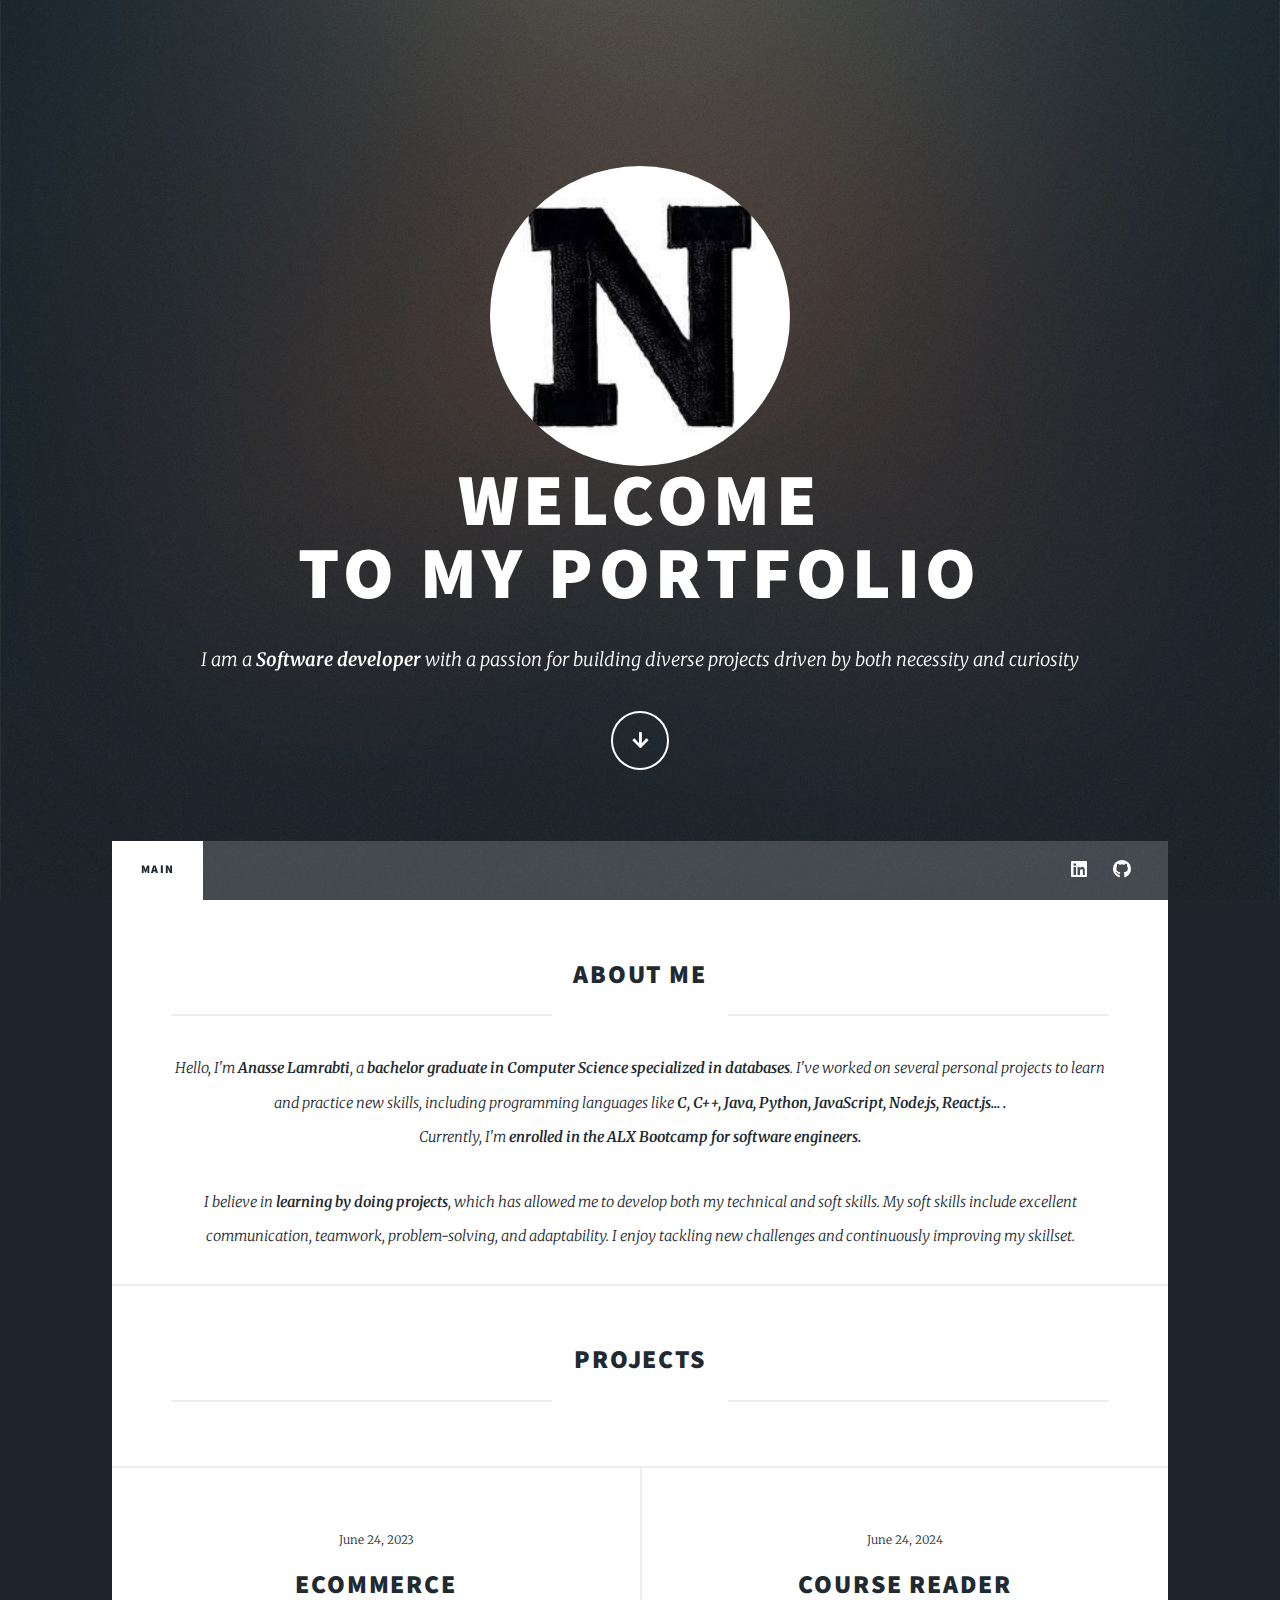
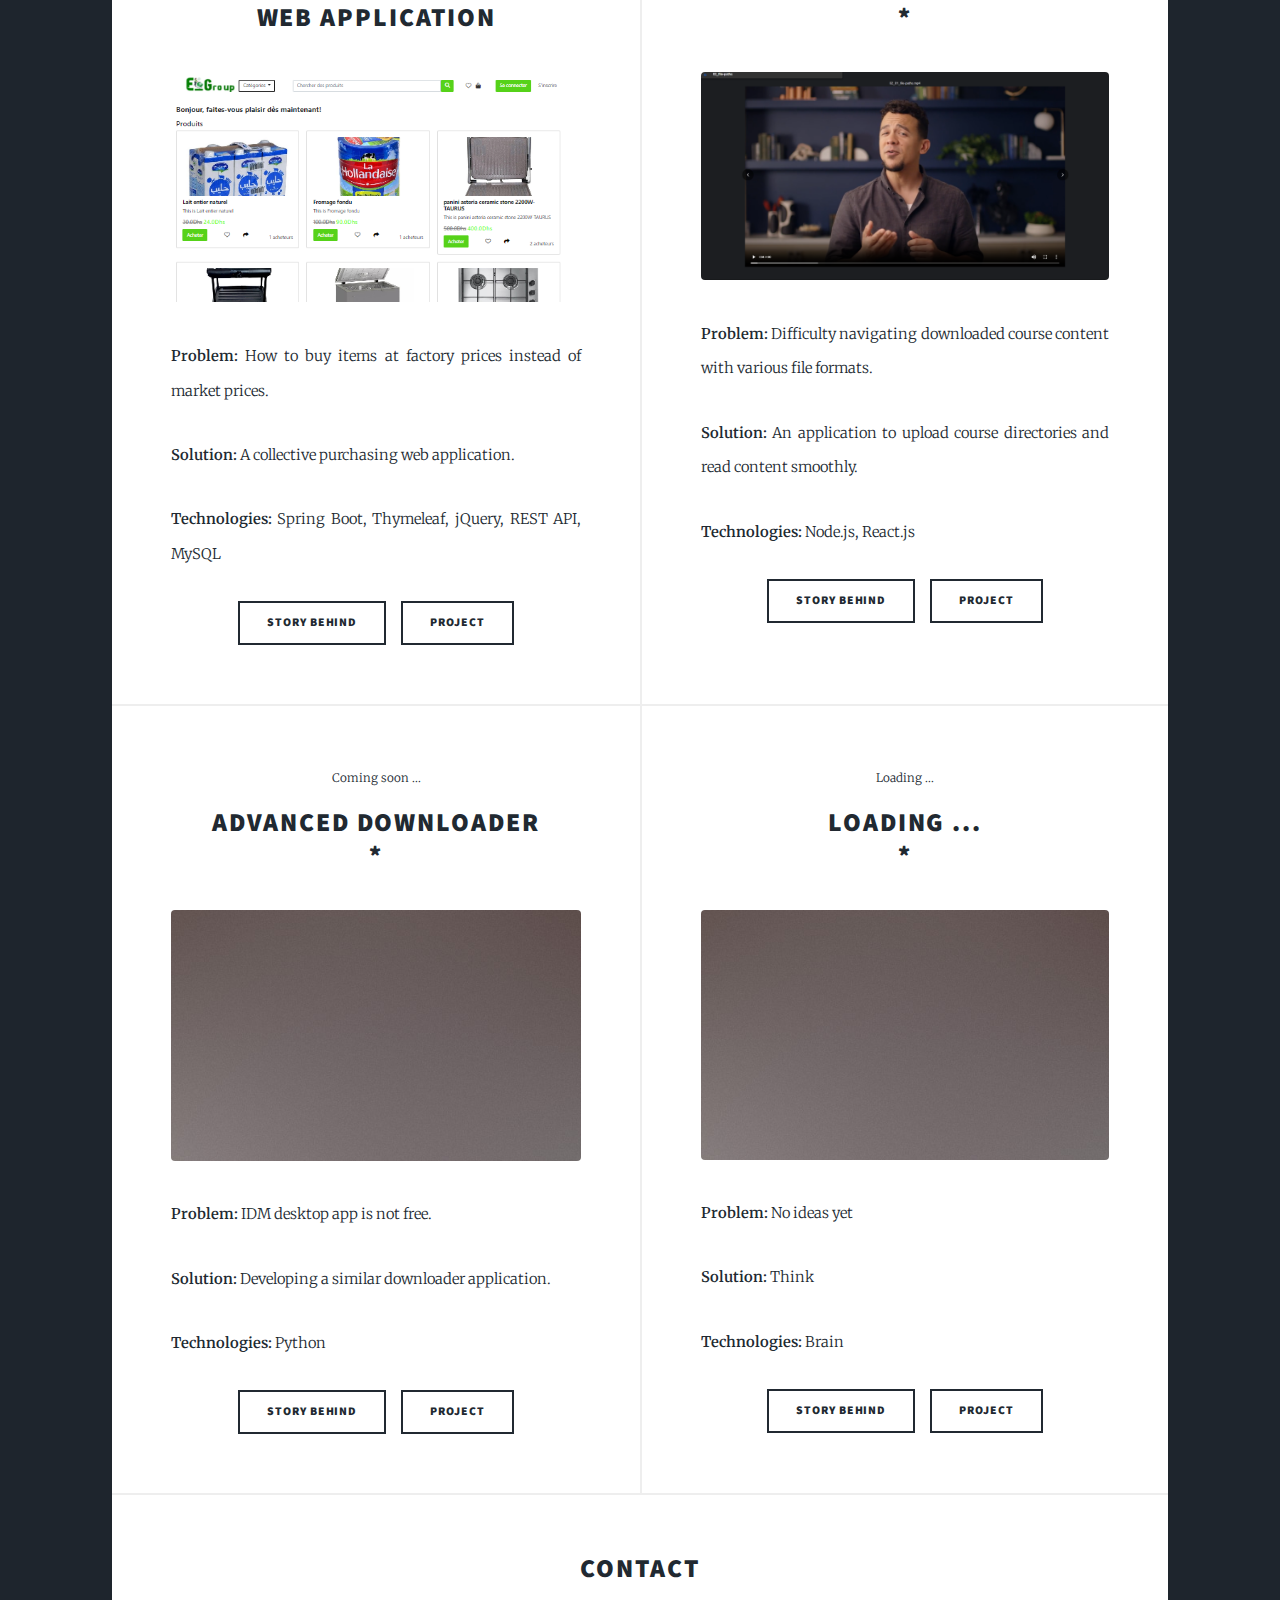
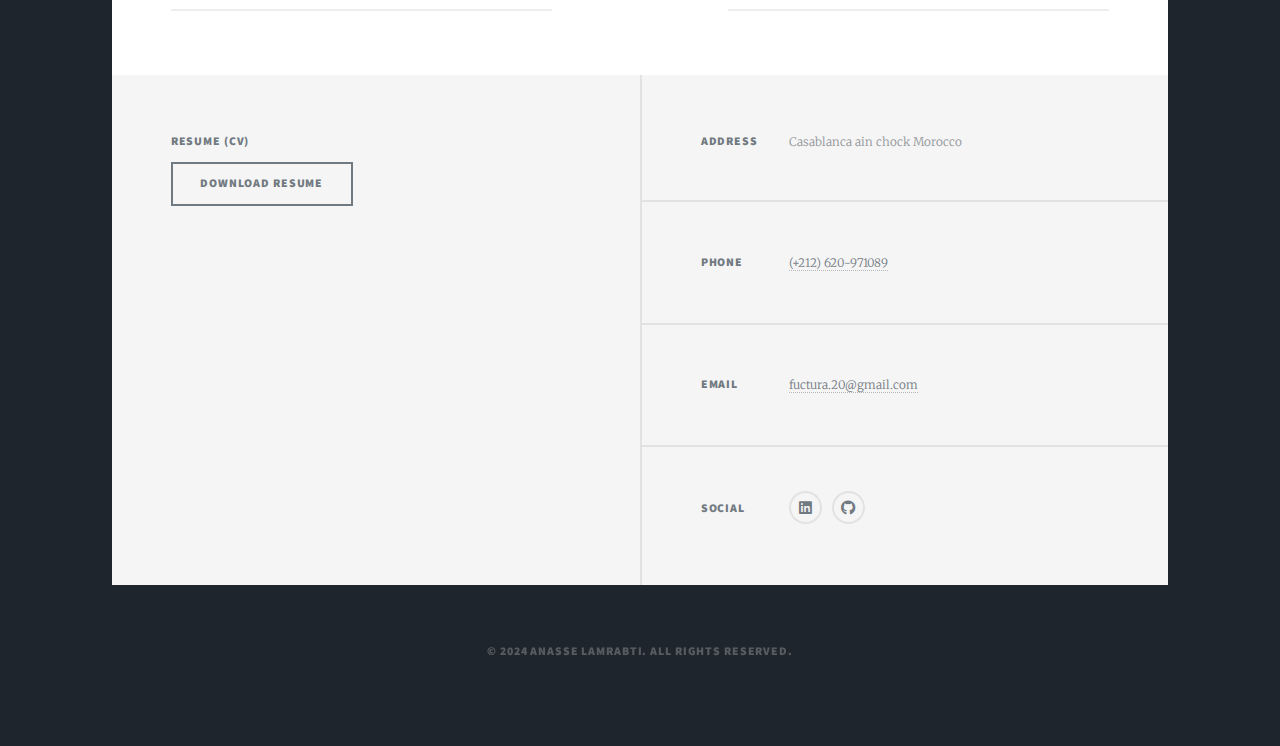
<file: index.html>
<!DOCTYPE HTML>
<html>
	<head>
		<title>Anasse Lamrabti - Portfolio</title>
		<meta charset="utf-8" />
		<meta name="viewport" content="width=device-width, initial-scale=1, user-scalable=no" />
		<link rel="stylesheet" href="assets/css/main.css" />
		<noscript><link rel="stylesheet" href="assets/css/noscript.css" /></noscript>
	</head>
	<style>
		.index-images-containers {
			display: flex;
			justify-content: center;
			align-items: center;
			margin: 0 auto;
		}
		.index-images {
			width: 100%;
			height: auto;
			display: block;
		}
	</style>
	<body class="is-preload">

		<!-- Wrapper -->
			<div id="wrapper" class="fade-in">

				<!-- Intro -->
					<div id="intro">
						<a href="#" class="image" 
						style=" width: 300px; 
								height: 300px;
								border-radius: 50%; 
								">
							<img src="images/myimage.jpeg"
								alt="" 
								class="index-images"/>
						</a>
						<h1>Welcome <br />to My Portfolio</h1>
						<p>I am a <b>Software developer</b> with a passion for building diverse projects driven by both necessity and curiosity</p>
						<ul class="actions">
							<li><a href="#header" class="button icon solid solo fa-arrow-down scrolly">Continue</a></li>
						</ul>
					</div>

				<!-- Header -->
					<header id="header">
						<a href="index.html" class="logo">Anasse Lamrabti - Portfolio</a>
					</header>

				<!-- Nav -->
					<nav id="nav">
						<ul class="links">
							<li class="active"><a href="index.html">Main</a></li>
						</ul>
						<ul class="icons">
							<li><a href="https://www.linkedin.com/in/anasse-lamrabti-320a67220/" class="icon brands fa-linkedin"><span class="label">Linkedin</span></a></li>
							<li><a href="https://github.com/Anasse-lm" class="icon brands fa-github"><span class="label">GitHub</span></a></li>
						</ul>
					</nav>

				<!-- Main -->
					<div id="main">

						<!-- Featured Post -->
						
							 <!--About me  -->
							<header class="major">
								<h2>About Me </h2>
								<span class="date"></span>
								<p>
									Hello, I'm <b>Anasse Lamrabti</b>, a <b>bachelor graduate in Computer Science specialized in databases</b>.
									 I've worked on several personal projects to learn and practice new skills, 
									 including programming languages like <b>C, C++, Java, Python, JavaScript, Node.js, React.js... .</b> 
									<br> Currently, I'm <b>enrolled in the ALX Bootcamp for software engineers.</b>
								</p>
								<p>
									I believe in <b>learning by doing projects</b>, which has allowed me to develop both my technical and soft skills. 
									My soft skills include excellent communication, teamwork, problem-solving, and adaptability. 
									I enjoy tackling new challenges and continuously improving my skillset.
								</p>
							</header>

							<!-- Projects -->
							<header class="major">
								<h2>Projects</h2>
								<span class="date"></span>
							</header>
								<!-- Posts -->
								<section class="posts">
									<!-- Project 1 -->
									<article>
										<header>
											<span class="date">June 24, 2023</span>
											<h2><a>Ecommerce <br>Web application</h2>
										</header>
										<a class="image fit index-images-containers" style="height: 230px;"><img src="images/Screenshot 2023-06-09 021955.png" alt="" style="border-radius: 4px;" class="index-images" /></a>
										<p><strong>Problem:</strong> How to buy items at factory prices instead of market prices.</p>
										<p><strong>Solution:</strong> A collective purchasing web application.</p>
										<p><strong>Technologies:</strong> Spring Boot, Thymeleaf, jQuery, REST API, MySQL</p>
										<ul class="actions special">
											<li><a href="ecommerce-story.html" class="button">Story Behind</a></li>
											<li><a class="button">Project</a></li>
										</ul>
									</article>
									<!-- Project 2 -->
									<article>
										<header>
											<span class="date">June 24, 2024</span>
											<h2><a href="https://github.com/Anasse-lm/Course-Reader">Course Reader <br> *</a></h2>
										</header>
										<a href="https://github.com/Anasse-lm/Course-Reader" class="image fit"><img src="images/Screenshot 2024-07-07 191810.png" alt="" style="border-radius: 4px;"/></a>
										<p><strong>Problem:</strong> Difficulty navigating downloaded course content with various file formats.</p>
										<p><strong>Solution:</strong> An application to upload course directories and read content smoothly.</p>
										<p><strong>Technologies:</strong> Node.js, React.js</p>
										<ul class="actions special">
											<li><a href="course-reader.html" target="_blank" class="button">Story Behind</a></li>
											<li><a href="https://github.com/Anasse-lm/Course-Reader" target="_blank" class="button">Project</a></li>
										</ul>
									</article>
									<!-- Project 3 -->
									<article>
										<header>
											<span class="date">Coming soon ...</span>
											<h2><a>Advanced Downloader <br> *</a></h2>
										</header>
										<a class="image fit"><img src="images/pic03.jpg" alt="" style="border-radius: 4px;"/></a>
										<p><strong>Problem:</strong> IDM desktop app is not free.</p>
										<p><strong>Solution:</strong> Developing a similar downloader application.</p>
										<p><strong>Technologies:</strong> Python</p>
										<ul class="actions special">
											<li><a class="button">Story Behind</a></li>
											<li><a class="button">Project</a></li>
										</ul>
									</article>
									<!-- Project 4 -->
									<article>
										<header>
											<span class="date">Loading ...</span>
											<h2><a >Loading ... <br> *</a></h2>
										</header>
										<a class="image fit"><img src="images/pic03.jpg" alt="" style="border-radius: 4px;"/></a>
										<p><strong>Problem:</strong> No ideas yet</p>
										<p><strong>Solution:</strong> Think</p>
										<p><strong>Technologies:</strong> Brain</p>
										<ul class="actions special">
											<li><a class="button" >Story Behind</a></li>
											<li><a class="button">Project</a></li>
										</ul>
									</article>
									
								</section>
							
							<!-- Contact -->
							<header class="major">
								<h2>Contact</h2>
								<span class="date"></span>
							</header>	
					</div>

				<!-- Footer -->
					<footer id="footer">
						<section>
							<div class="fields">
								<div class="field">
									<label for="name">Resume (CV)</label>
								</div>
								<ul class="actions">
									<li><input type="submit" value="Download Resume" /></li>
								</ul>
							</div>
							
						</section>
						<section class="split contact">
							<section class="alt">
								<h3>Address</h3>
								<p>Casablanca ain chock Morocco</p>
							</section>
							<section>
								<h3>Phone</h3>
								<p><a href="#">(+212) 620-971089</a></p>
							</section>
							<section>
								<h3>Email</h3>
								<p><a href="#">fuctura.20@gmail.com</a></p>
							</section>
							<section>
								<h3>Social</h3>
								<ul class="icons alt">
									<li><a href="https://www.linkedin.com/in/anasse-lamrabti-320a67220/" class="icon brands alt fa-linkedin"><span class="label">LinkedIn</span></a></li>
									<li><a href="https://github.com/Anasse-lm" class="icon brands alt fa-github"><span class="label">GitHub</span></a></li>
								</ul>
							</section>
						</section>
					</footer>

				<!-- Copyright -->
					<div id="copyright">
						<ul><li><p>&copy; 2024 Anasse Lamrabti. All rights reserved.</p></li></ul>
					</div>

			</div>

		<!-- Scripts -->
			<script src="assets/js/jquery.min.js"></script>
			<script src="assets/js/jquery.scrollex.min.js"></script>
			<script src="assets/js/jquery.scrolly.min.js"></script>
			<script src="assets/js/browser.min.js"></script>
			<script src="assets/js/breakpoints.min.js"></script>
			<script src="assets/js/util.js"></script>
			<script src="assets/js/main.js"></script>

	</body>
</html>
</file>
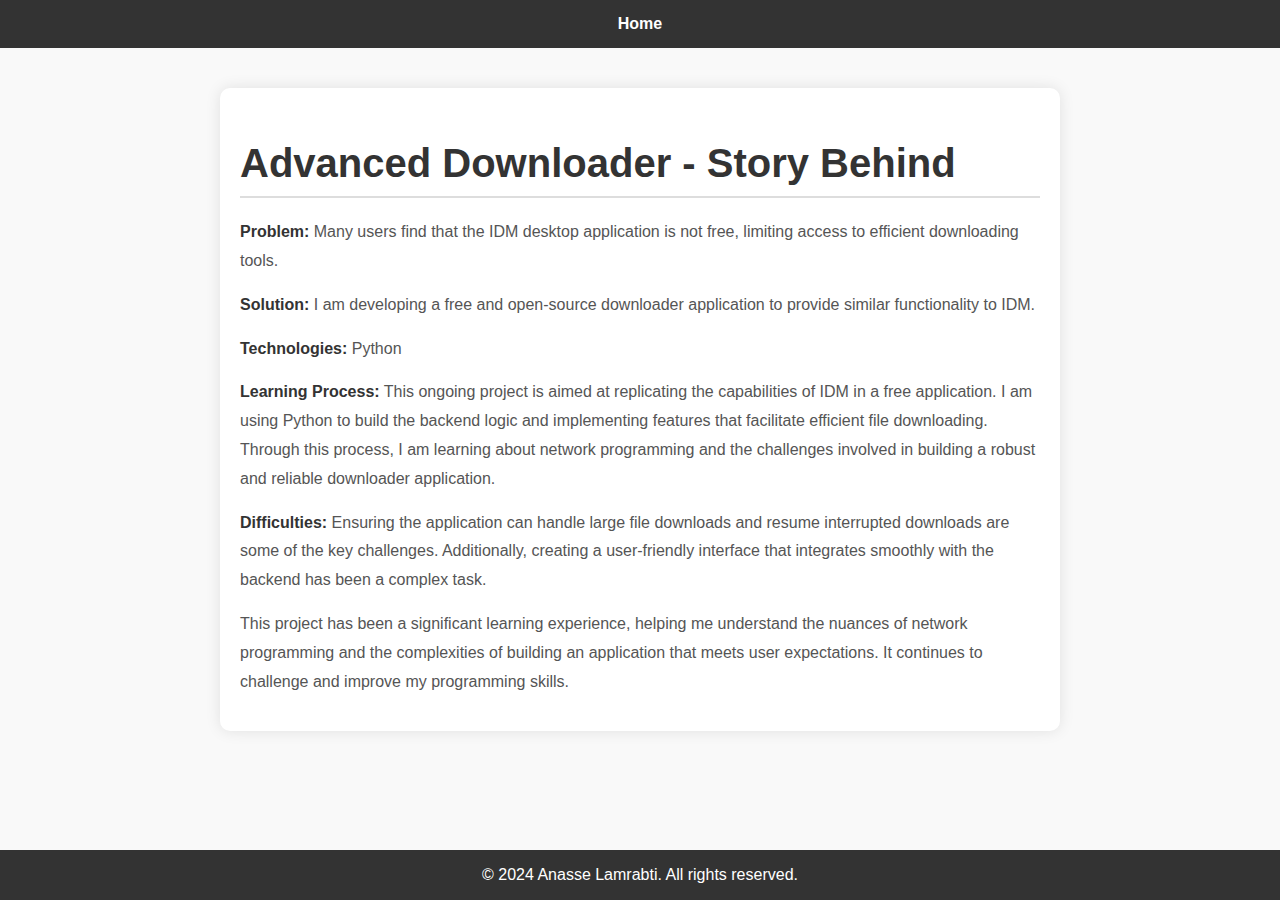
<file: advanced-downloader.html>
<!DOCTYPE html>
<html lang="en">
<head>
    <meta charset="UTF-8">
    <meta name="viewport" content="width=device-width, initial-scale=1.0">
    <title>Advanced Downloader - Story Behind</title>
    <link rel="stylesheet" href="style.css">
</head>
<body>
    <header>
        <nav>
            <ul>
                <li><a href="index.html">Home</a></li>
            </ul>
        </nav>
    </header>

    <div class="story">
        <h2>Advanced Downloader - Story Behind</h2>
        <p><strong>Problem:</strong> Many users find that the IDM desktop application is not free, limiting access to efficient downloading tools.</p>
        <p><strong>Solution:</strong> I am developing a free and open-source downloader application to provide similar functionality to IDM.</p>
        <p><strong>Technologies:</strong> Python</p>
        <p>
            <strong>Learning Process:</strong> This ongoing project is aimed at replicating the capabilities of IDM in a free application. I am using Python to build the backend logic and implementing features that facilitate efficient file downloading. Through this process, I am learning about network programming and the challenges involved in building a robust and reliable downloader application.
        </p>
        <p>
            <strong>Difficulties:</strong> Ensuring the application can handle large file downloads and resume interrupted downloads are some of the key challenges. Additionally, creating a user-friendly interface that integrates smoothly with the backend has been a complex task.
        </p>
        <p>
            This project has been a significant learning experience, helping me understand the nuances of network programming and the complexities of building an application that meets user expectations. It continues to challenge and improve my programming skills.
        </p>
    </div>

    <footer>
        <p>&copy; 2024 Anasse Lamrabti. All rights reserved.</p>
    </footer>
</body>
</html>
</file>
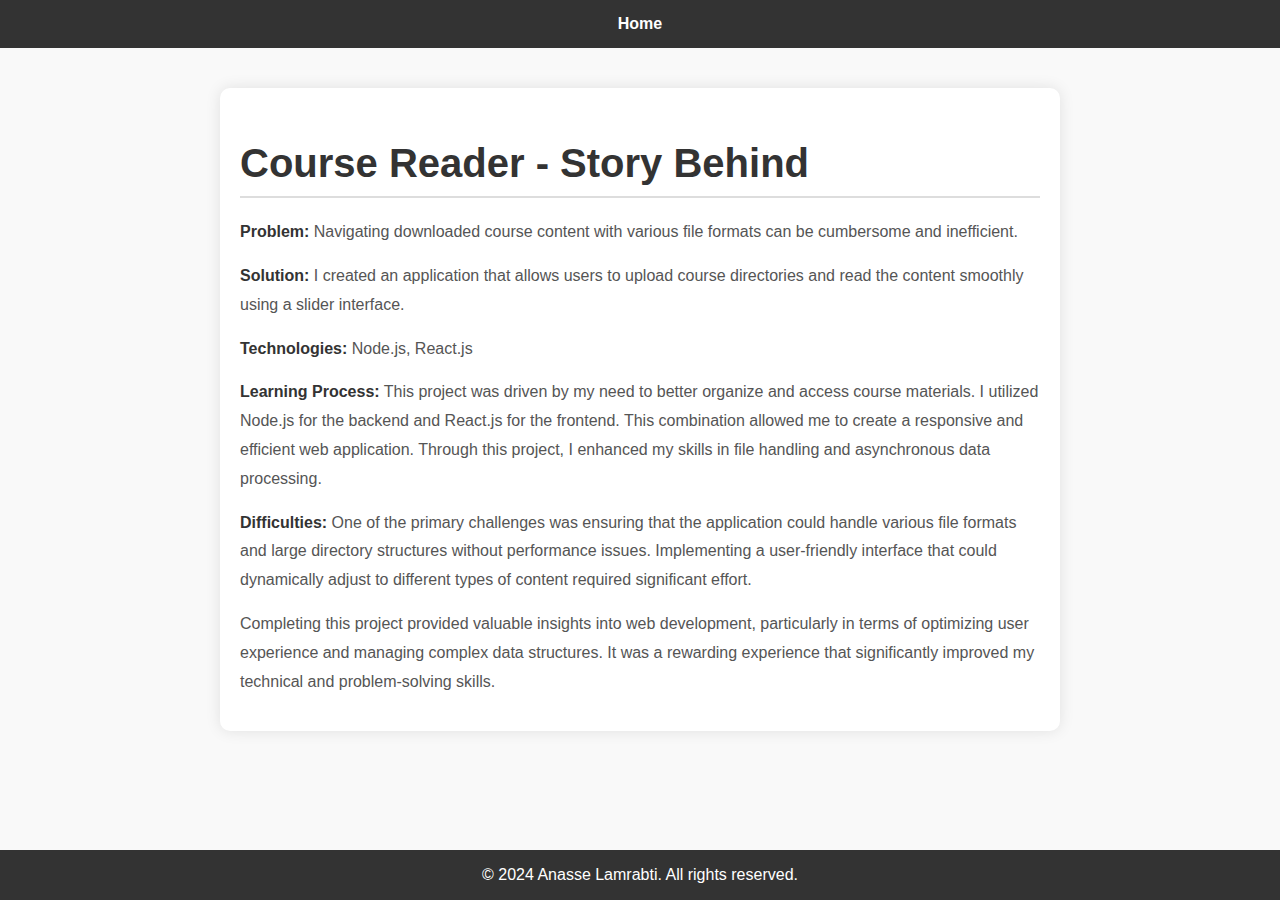
<file: course-reader.html>
<!DOCTYPE html>
<html lang="en">
<head>
    <meta charset="UTF-8">
    <meta name="viewport" content="width=device-width, initial-scale=1.0">
    <title>Course Reader - Story Behind</title>
    <link rel="stylesheet" href="style.css">
</head>
<body>
    <header>
        <nav>
            <ul>
                <li><a href="index.html">Home</a></li>
            </ul>
        </nav>
    </header>

    <div class="story">
        <h2>Course Reader - Story Behind</h2>
        <p><strong>Problem:</strong> Navigating downloaded course content with various file formats can be cumbersome and inefficient.</p>
        <p><strong>Solution:</strong> I created an application that allows users to upload course directories and read the content smoothly using a slider interface.</p>
        <p><strong>Technologies:</strong> Node.js, React.js</p>
        <p>
            <strong>Learning Process:</strong> This project was driven by my need to better organize and access course materials. I utilized Node.js for the backend and React.js for the frontend. This combination allowed me to create a responsive and efficient web application. Through this project, I enhanced my skills in file handling and asynchronous data processing.
        </p>
        <p>
            <strong>Difficulties:</strong> One of the primary challenges was ensuring that the application could handle various file formats and large directory structures without performance issues. Implementing a user-friendly interface that could dynamically adjust to different types of content required significant effort.
        </p>
        <p>
            Completing this project provided valuable insights into web development, particularly in terms of optimizing user experience and managing complex data structures. It was a rewarding experience that significantly improved my technical and problem-solving skills.
        </p>
    </div>

    <footer>
        <p>&copy; 2024 Anasse Lamrabti. All rights reserved.</p>
    </footer>
</body>
</html>
</file>
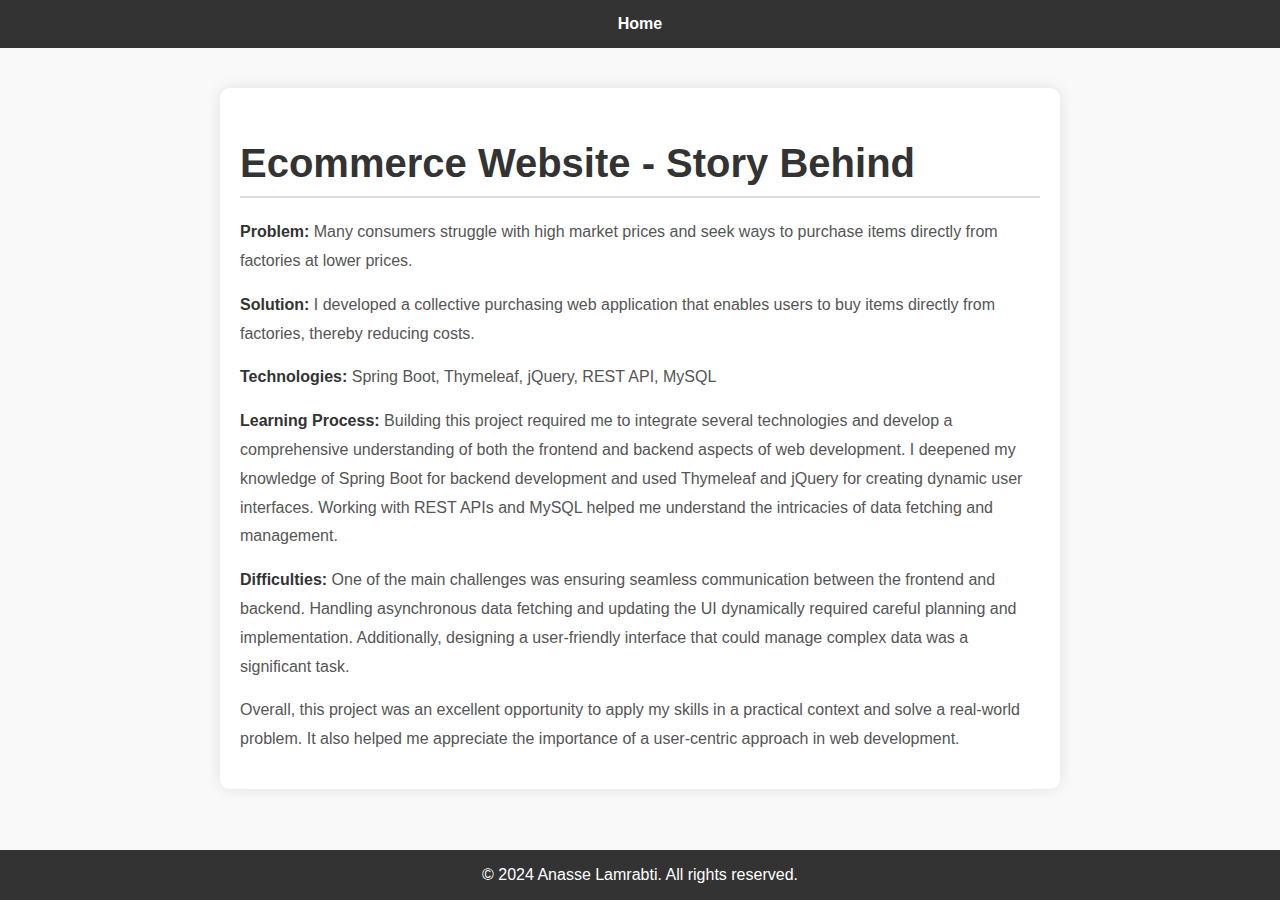
<file: ecommerce-story.html>
<!DOCTYPE html>
<html lang="en">
<head>
    <meta charset="UTF-8">
    <meta name="viewport" content="width=device-width, initial-scale=1.0">
    <title>Ecommerce Website - Story Behind</title>
    <link rel="stylesheet" href="style.css">
</head>
<body>
    <header>
        <nav>
            <ul>
                <li><a href="index.html">Home</a></li>
            </ul>
        </nav>
    </header>

    <div class="story">
        <h2>Ecommerce Website - Story Behind</h2>
        <p><strong>Problem:</strong> Many consumers struggle with high market prices and seek ways to purchase items directly from factories at lower prices.</p>
        <p><strong>Solution:</strong> I developed a collective purchasing web application that enables users to buy items directly from factories, thereby reducing costs.</p>
        <p><strong>Technologies:</strong> Spring Boot, Thymeleaf, jQuery, REST API, MySQL</p>
        <p>
            <strong>Learning Process:</strong> Building this project required me to integrate several technologies and develop a comprehensive understanding of both the frontend and backend aspects of web development. I deepened my knowledge of Spring Boot for backend development and used Thymeleaf and jQuery for creating dynamic user interfaces. Working with REST APIs and MySQL helped me understand the intricacies of data fetching and management.
        </p>
        <p>
            <strong>Difficulties:</strong> One of the main challenges was ensuring seamless communication between the frontend and backend. Handling asynchronous data fetching and updating the UI dynamically required careful planning and implementation. Additionally, designing a user-friendly interface that could manage complex data was a significant task.
        </p>
        <p>
            Overall, this project was an excellent opportunity to apply my skills in a practical context and solve a real-world problem. It also helped me appreciate the importance of a user-centric approach in web development.
        </p>
    </div>

    <footer>
        <p>&copy; 2024 Anasse Lamrabti. All rights reserved.</p>
    </footer>
</body>
</html>
</file>
<file: style.css>
/* General styling for the body and containers */
body {
    font-family: Arial, sans-serif;
    margin: 0;
    padding: 0;
    background-color: #f9f9f9;
}

header {
    background: #333;
    color: #fff;
    padding: 15px 0;
    text-align: center;
}

nav ul {
    list-style: none;
    padding: 0;
    margin: 0;
}

nav ul li {
    display: inline;
    margin: 0 15px;
}

nav ul li a {
    color: #fff;
    text-decoration: none;
    font-weight: bold;
}

.story {
    padding: 20px;
    margin: 40px auto;
    max-width: 800px;
    background: #fff;
    border-radius: 10px;
    box-shadow: 0 0 15px rgba(0, 0, 0, 0.1);
}

/* Markdown-like styling */
.story h2 {
    color: #333;
    font-size: 2.5em;
    border-bottom: 2px solid #ddd;
    padding-bottom: 10px;
    margin-bottom: 20px;
}

.story p {
    line-height: 1.8;
    margin: 15px 0;
    color: #555;
}

.story strong {
    color: #333;
}

.story pre {
    background: #f4f4f4;
    border: 1px solid #ddd;
    border-radius: 5px;
    padding: 15px;
    overflow-x: auto;
    margin: 20px 0;
}

.story code {
    background: #f4f4f4;
    border: 1px solid #ddd;
    border-radius: 5px;
    padding: 2px 5px;
    font-family: Consolas, Monaco, 'Andale Mono', 'Ubuntu Mono', monospace;
    color: #d63384;
}

.story a {
    color: #007bff;
    text-decoration: none;
    border-bottom: 1px dotted #007bff;
}

.story a:hover {
    color: #0056b3;
    border-bottom: 1px solid #0056b3;
}

.story ul, .story ol {
    margin: 20px 0;
    padding-left: 20px;
    color: #555;
}

.story ul {
    list-style-type: disc;
}

.story ol {
    list-style-type: decimal;
}

footer {
    text-align: center;
    background: #333;
    color: #fff;
    position: fixed;
    bottom: 0;
    width: 100%;
}
</file>
<file: assets/css/main.css>
@import url(fontawesome-all.min.css);
@import url("https://fonts.googleapis.com/css?family=Merriweather:300,700,300italic,700italic|Source+Sans+Pro:900");

/*
	Massively by HTML5 UP
	html5up.net | @ajlkn
	Free for personal and commercial use under the CCA 3.0 license (html5up.net/license)
*/

html, body, div, span, applet, object,
iframe, h1, h2, h3, h4, h5, h6, p, blockquote,
pre, a, abbr, acronym, address, big, cite,
code, del, dfn, em, img, ins, kbd, q, s, samp,
small, strike, strong, sub, sup, tt, var, b,
u, i, center, dl, dt, dd, ol, ul, li, fieldset,
form, label, legend, table, caption, tbody,
tfoot, thead, tr, th, td, article, aside,
canvas, details, embed, figure, figcaption,
footer, header, hgroup, menu, nav, output, ruby,
section, summary, time, mark, audio, video {
	margin: 0;
	padding: 0;
	border: 0;
	font-size: 100%;
	font: inherit;
	vertical-align: baseline;}

article, aside, details, figcaption, figure,
footer, header, hgroup, menu, nav, section {
	display: block;}

body {
	line-height: 1;
}

ol, ul {
	list-style: none;
}

blockquote, q {
	quotes: none;
}

	blockquote:before, blockquote:after, q:before, q:after {
		content: '';
		content: none;
	}

table {
	border-collapse: collapse;
	border-spacing: 0;
}

body {
	-webkit-text-size-adjust: none;
}

mark {
	background-color: transparent;
	color: inherit;
}

input::-moz-focus-inner {
	border: 0;
	padding: 0;
}

input, select, textarea {
	-moz-appearance: none;
	-webkit-appearance: none;
	-ms-appearance: none;
	appearance: none;
}

/* Basic */

	@-ms-viewport {
		width: device-width;
	}

	body {
		-ms-overflow-style: scrollbar;
	}

	@media screen and (max-width: 480px) {

		html, body {
			min-width: 320px;
		}

	}

	html {
		box-sizing: border-box;
	}

	*, *:before, *:after {
		box-sizing: inherit;
	}

	body {
		background-color: #1e252d;
	}

		body.is-preload *, body.is-preload *:before, body.is-preload *:after {
			-moz-animation: none !important;
			-webkit-animation: none !important;
			-ms-animation: none !important;
			animation: none !important;
			-moz-transition: none !important;
			-webkit-transition: none !important;
			-ms-transition: none !important;
			transition: none !important;
		}

/* Type */

	html {
		font-size: 16pt;
	}

		@media screen and (max-width: 1680px) {

			html {
				font-size: 12pt;
			}

		}

		@media screen and (max-width: 1280px) {

			html {
				font-size: 11pt;
			}

		}

		@media screen and (max-width: 360px) {

			html {
				font-size: 10pt;
			}

		}

	body {
		color: #212931;
	}

	body, input, select, textarea {
		font-family: "Merriweather", Georgia, serif;
		font-weight: 300;
		font-size: 1rem;
		line-height: 2.375;
	}

	a {
		-moz-transition: color 0.2s ease-in-out, background-color 0.2s ease-in-out, border-color 0.2s ease-in-out, box-shadow 0.2s ease-in-out;
		-webkit-transition: color 0.2s ease-in-out, background-color 0.2s ease-in-out, border-color 0.2s ease-in-out, box-shadow 0.2s ease-in-out;
		-ms-transition: color 0.2s ease-in-out, background-color 0.2s ease-in-out, border-color 0.2s ease-in-out, box-shadow 0.2s ease-in-out;
		transition: color 0.2s ease-in-out, background-color 0.2s ease-in-out, border-color 0.2s ease-in-out, box-shadow 0.2s ease-in-out;
		border-bottom: dotted 1px;
		text-decoration: none;
	}

		a:hover {
			border-bottom-color: transparent;
		}

	strong, b {
		font-weight: 600;
	}

	em, i {
		font-style: italic;
	}

	p {
		text-align: justify;
		margin: 0 0 2rem 0;
	}

	h1, h2, h3, h4, h5, h6 {
		font-family: "Source Sans Pro", Helvetica, sans-serif;
		font-weight: 900;
		line-height: 1.5;
		letter-spacing: 0.075em;
		text-transform: uppercase;
		margin: 0 0 1rem 0;
	}

		h1 a, h2 a, h3 a, h4 a, h5 a, h6 a {
			border-bottom: 0;
			color: inherit;
			text-decoration: none;
		}

	h1 {
		font-size: 4rem;
		line-height: 1.1;
		margin: 0 0 2rem 0;
	}

	h2 {
		font-size: 1.75rem;
		line-height: 1.3;
		margin: 0 0 1.5rem 0;
	}

	h3 {
		font-size: 1.25rem;
		margin: 0 0 1.5rem 0;
	}

	h4 {
		font-size: 1rem;
	}

	h5 {
		font-size: 0.9rem;
	}

	h6 {
		font-size: 0.8rem;
	}

	sub {
		font-size: 0.8rem;
		position: relative;
		top: 0.5rem;
	}

	sup {
		font-size: 0.8rem;
		position: relative;
		top: -0.5rem;
	}

	blockquote {
		border-left: solid 4px;
		font-style: italic;
		margin: 0 0 2rem 0;
		padding: 0.5rem 0 0.5rem 2rem;
	}

	code {
		border: solid 2px;
		font-family: "Courier New", monospace;
		font-size: 0.9rem;
		margin: 0 0.25rem;
		padding: 0.25rem 0.65rem;
	}

	pre {
		-webkit-overflow-scrolling: touch;
		font-family: "Courier New", monospace;
		font-size: 0.9rem;
		margin: 0 0 2rem 0;
	}

		pre code {
			display: block;
			line-height: 1.75;
			padding: 1rem 1.5rem;
			overflow-x: auto;
		}

	hr {
		border: 0;
		border-bottom: solid 2px;
		margin: 3rem 0;
	}

		hr.major {
			margin: 5rem 0;
		}

	.align-left {
		text-align: left;
	}

	.align-center {
		text-align: center;
	}

	.align-right {
		text-align: right;
	}

	input, select, textarea {
		color: #212931;
	}

	a {
		color: #212931;
		border-bottom-color: rgba(33, 41, 49, 0.5);
	}

		a:hover {
			border-bottom-color: transparent;
			color: #18bfef !important;
		}

	strong, b {
		color: #212931;
	}

	h1, h2, h3, h4, h5, h6 {
		color: #212931;
	}

	blockquote {
		border-left-color: #eeeeee;
	}

	code {
		background: rgba(220, 220, 220, 0.25);
		border-color: #eeeeee;
	}

	hr {
		border-bottom-color: #eeeeee;
	}

/* Row */

	.row {
		display: flex;
		flex-wrap: wrap;
		box-sizing: border-box;
		align-items: stretch;
	}

		.row > * {
			box-sizing: border-box;
		}

		.row.gtr-uniform > * > :last-child {
			margin-bottom: 0;
		}

		.row.aln-left {
			justify-content: flex-start;
		}

		.row.aln-center {
			justify-content: center;
		}

		.row.aln-right {
			justify-content: flex-end;
		}

		.row.aln-top {
			align-items: flex-start;
		}

		.row.aln-middle {
			align-items: center;
		}

		.row.aln-bottom {
			align-items: flex-end;
		}

		.row > .imp {
			order: -1;
		}

		.row > .col-1 {
			width: 8.33333%;
		}

		.row > .off-1 {
			margin-left: 8.33333%;
		}

		.row > .col-2 {
			width: 16.66667%;
		}

		.row > .off-2 {
			margin-left: 16.66667%;
		}

		.row > .col-3 {
			width: 25%;
		}

		.row > .off-3 {
			margin-left: 25%;
		}

		.row > .col-4 {
			width: 33.33333%;
		}

		.row > .off-4 {
			margin-left: 33.33333%;
		}

		.row > .col-5 {
			width: 41.66667%;
		}

		.row > .off-5 {
			margin-left: 41.66667%;
		}

		.row > .col-6 {
			width: 50%;
		}

		.row > .off-6 {
			margin-left: 50%;
		}

		.row > .col-7 {
			width: 58.33333%;
		}

		.row > .off-7 {
			margin-left: 58.33333%;
		}

		.row > .col-8 {
			width: 66.66667%;
		}

		.row > .off-8 {
			margin-left: 66.66667%;
		}

		.row > .col-9 {
			width: 75%;
		}

		.row > .off-9 {
			margin-left: 75%;
		}

		.row > .col-10 {
			width: 83.33333%;
		}

		.row > .off-10 {
			margin-left: 83.33333%;
		}

		.row > .col-11 {
			width: 91.66667%;
		}

		.row > .off-11 {
			margin-left: 91.66667%;
		}

		.row > .col-12 {
			width: 100%;
		}

		.row > .off-12 {
			margin-left: 100%;
		}

		.row.gtr-0 {
			margin-top: 0;
			margin-left: 0rem;
		}

			.row.gtr-0 > * {
				padding: 0 0 0 0rem;
			}

			.row.gtr-0.gtr-uniform {
				margin-top: 0rem;
			}

				.row.gtr-0.gtr-uniform > * {
					padding-top: 0rem;
				}

		.row.gtr-25 {
			margin-top: 0;
			margin-left: -0.375rem;
		}

			.row.gtr-25 > * {
				padding: 0 0 0 0.375rem;
			}

			.row.gtr-25.gtr-uniform {
				margin-top: -0.375rem;
			}

				.row.gtr-25.gtr-uniform > * {
					padding-top: 0.375rem;
				}

		.row.gtr-50 {
			margin-top: 0;
			margin-left: -0.75rem;
		}

			.row.gtr-50 > * {
				padding: 0 0 0 0.75rem;
			}

			.row.gtr-50.gtr-uniform {
				margin-top: -0.75rem;
			}

				.row.gtr-50.gtr-uniform > * {
					padding-top: 0.75rem;
				}

		.row {
			margin-top: 0;
			margin-left: -1.5rem;
		}

			.row > * {
				padding: 0 0 0 1.5rem;
			}

			.row.gtr-uniform {
				margin-top: -1.5rem;
			}

				.row.gtr-uniform > * {
					padding-top: 1.5rem;
				}

		.row.gtr-150 {
			margin-top: 0;
			margin-left: -2.25rem;
		}

			.row.gtr-150 > * {
				padding: 0 0 0 2.25rem;
			}

			.row.gtr-150.gtr-uniform {
				margin-top: -2.25rem;
			}

				.row.gtr-150.gtr-uniform > * {
					padding-top: 2.25rem;
				}

		.row.gtr-200 {
			margin-top: 0;
			margin-left: -3rem;
		}

			.row.gtr-200 > * {
				padding: 0 0 0 3rem;
			}

			.row.gtr-200.gtr-uniform {
				margin-top: -3rem;
			}

				.row.gtr-200.gtr-uniform > * {
					padding-top: 3rem;
				}

		@media screen and (max-width: 1680px) {

			.row {
				display: flex;
				flex-wrap: wrap;
				box-sizing: border-box;
				align-items: stretch;
			}

				.row > * {
					box-sizing: border-box;
				}

				.row.gtr-uniform > * > :last-child {
					margin-bottom: 0;
				}

				.row.aln-left {
					justify-content: flex-start;
				}

				.row.aln-center {
					justify-content: center;
				}

				.row.aln-right {
					justify-content: flex-end;
				}

				.row.aln-top {
					align-items: flex-start;
				}

				.row.aln-middle {
					align-items: center;
				}

				.row.aln-bottom {
					align-items: flex-end;
				}

				.row > .imp-xlarge {
					order: -1;
				}

				.row > .col-1-xlarge {
					width: 8.33333%;
				}

				.row > .off-1-xlarge {
					margin-left: 8.33333%;
				}

				.row > .col-2-xlarge {
					width: 16.66667%;
				}

				.row > .off-2-xlarge {
					margin-left: 16.66667%;
				}

				.row > .col-3-xlarge {
					width: 25%;
				}

				.row > .off-3-xlarge {
					margin-left: 25%;
				}

				.row > .col-4-xlarge {
					width: 33.33333%;
				}

				.row > .off-4-xlarge {
					margin-left: 33.33333%;
				}

				.row > .col-5-xlarge {
					width: 41.66667%;
				}

				.row > .off-5-xlarge {
					margin-left: 41.66667%;
				}

				.row > .col-6-xlarge {
					width: 50%;
				}

				.row > .off-6-xlarge {
					margin-left: 50%;
				}

				.row > .col-7-xlarge {
					width: 58.33333%;
				}

				.row > .off-7-xlarge {
					margin-left: 58.33333%;
				}

				.row > .col-8-xlarge {
					width: 66.66667%;
				}

				.row > .off-8-xlarge {
					margin-left: 66.66667%;
				}

				.row > .col-9-xlarge {
					width: 75%;
				}

				.row > .off-9-xlarge {
					margin-left: 75%;
				}

				.row > .col-10-xlarge {
					width: 83.33333%;
				}

				.row > .off-10-xlarge {
					margin-left: 83.33333%;
				}

				.row > .col-11-xlarge {
					width: 91.66667%;
				}

				.row > .off-11-xlarge {
					margin-left: 91.66667%;
				}

				.row > .col-12-xlarge {
					width: 100%;
				}

				.row > .off-12-xlarge {
					margin-left: 100%;
				}

				.row.gtr-0 {
					margin-top: 0;
					margin-left: 0rem;
				}

					.row.gtr-0 > * {
						padding: 0 0 0 0rem;
					}

					.row.gtr-0.gtr-uniform {
						margin-top: 0rem;
					}

						.row.gtr-0.gtr-uniform > * {
							padding-top: 0rem;
						}

				.row.gtr-25 {
					margin-top: 0;
					margin-left: -0.375rem;
				}

					.row.gtr-25 > * {
						padding: 0 0 0 0.375rem;
					}

					.row.gtr-25.gtr-uniform {
						margin-top: -0.375rem;
					}

						.row.gtr-25.gtr-uniform > * {
							padding-top: 0.375rem;
						}

				.row.gtr-50 {
					margin-top: 0;
					margin-left: -0.75rem;
				}

					.row.gtr-50 > * {
						padding: 0 0 0 0.75rem;
					}

					.row.gtr-50.gtr-uniform {
						margin-top: -0.75rem;
					}

						.row.gtr-50.gtr-uniform > * {
							padding-top: 0.75rem;
						}

				.row {
					margin-top: 0;
					margin-left: -1.5rem;
				}

					.row > * {
						padding: 0 0 0 1.5rem;
					}

					.row.gtr-uniform {
						margin-top: -1.5rem;
					}

						.row.gtr-uniform > * {
							padding-top: 1.5rem;
						}

				.row.gtr-150 {
					margin-top: 0;
					margin-left: -2.25rem;
				}

					.row.gtr-150 > * {
						padding: 0 0 0 2.25rem;
					}

					.row.gtr-150.gtr-uniform {
						margin-top: -2.25rem;
					}

						.row.gtr-150.gtr-uniform > * {
							padding-top: 2.25rem;
						}

				.row.gtr-200 {
					margin-top: 0;
					margin-left: -3rem;
				}

					.row.gtr-200 > * {
						padding: 0 0 0 3rem;
					}

					.row.gtr-200.gtr-uniform {
						margin-top: -3rem;
					}

						.row.gtr-200.gtr-uniform > * {
							padding-top: 3rem;
						}

		}

		@media screen and (max-width: 1280px) {

			.row {
				display: flex;
				flex-wrap: wrap;
				box-sizing: border-box;
				align-items: stretch;
			}

				.row > * {
					box-sizing: border-box;
				}

				.row.gtr-uniform > * > :last-child {
					margin-bottom: 0;
				}

				.row.aln-left {
					justify-content: flex-start;
				}

				.row.aln-center {
					justify-content: center;
				}

				.row.aln-right {
					justify-content: flex-end;
				}

				.row.aln-top {
					align-items: flex-start;
				}

				.row.aln-middle {
					align-items: center;
				}

				.row.aln-bottom {
					align-items: flex-end;
				}

				.row > .imp-large {
					order: -1;
				}

				.row > .col-1-large {
					width: 8.33333%;
				}

				.row > .off-1-large {
					margin-left: 8.33333%;
				}

				.row > .col-2-large {
					width: 16.66667%;
				}

				.row > .off-2-large {
					margin-left: 16.66667%;
				}

				.row > .col-3-large {
					width: 25%;
				}

				.row > .off-3-large {
					margin-left: 25%;
				}

				.row > .col-4-large {
					width: 33.33333%;
				}

				.row > .off-4-large {
					margin-left: 33.33333%;
				}

				.row > .col-5-large {
					width: 41.66667%;
				}

				.row > .off-5-large {
					margin-left: 41.66667%;
				}

				.row > .col-6-large {
					width: 50%;
				}

				.row > .off-6-large {
					margin-left: 50%;
				}

				.row > .col-7-large {
					width: 58.33333%;
				}

				.row > .off-7-large {
					margin-left: 58.33333%;
				}

				.row > .col-8-large {
					width: 66.66667%;
				}

				.row > .off-8-large {
					margin-left: 66.66667%;
				}

				.row > .col-9-large {
					width: 75%;
				}

				.row > .off-9-large {
					margin-left: 75%;
				}

				.row > .col-10-large {
					width: 83.33333%;
				}

				.row > .off-10-large {
					margin-left: 83.33333%;
				}

				.row > .col-11-large {
					width: 91.66667%;
				}

				.row > .off-11-large {
					margin-left: 91.66667%;
				}

				.row > .col-12-large {
					width: 100%;
				}

				.row > .off-12-large {
					margin-left: 100%;
				}

				.row.gtr-0 {
					margin-top: 0;
					margin-left: 0rem;
				}

					.row.gtr-0 > * {
						padding: 0 0 0 0rem;
					}

					.row.gtr-0.gtr-uniform {
						margin-top: 0rem;
					}

						.row.gtr-0.gtr-uniform > * {
							padding-top: 0rem;
						}

				.row.gtr-25 {
					margin-top: 0;
					margin-left: -0.375rem;
				}

					.row.gtr-25 > * {
						padding: 0 0 0 0.375rem;
					}

					.row.gtr-25.gtr-uniform {
						margin-top: -0.375rem;
					}

						.row.gtr-25.gtr-uniform > * {
							padding-top: 0.375rem;
						}

				.row.gtr-50 {
					margin-top: 0;
					margin-left: -0.75rem;
				}

					.row.gtr-50 > * {
						padding: 0 0 0 0.75rem;
					}

					.row.gtr-50.gtr-uniform {
						margin-top: -0.75rem;
					}

						.row.gtr-50.gtr-uniform > * {
							padding-top: 0.75rem;
						}

				.row {
					margin-top: 0;
					margin-left: -1.5rem;
				}

					.row > * {
						padding: 0 0 0 1.5rem;
					}

					.row.gtr-uniform {
						margin-top: -1.5rem;
					}

						.row.gtr-uniform > * {
							padding-top: 1.5rem;
						}

				.row.gtr-150 {
					margin-top: 0;
					margin-left: -2.25rem;
				}

					.row.gtr-150 > * {
						padding: 0 0 0 2.25rem;
					}

					.row.gtr-150.gtr-uniform {
						margin-top: -2.25rem;
					}

						.row.gtr-150.gtr-uniform > * {
							padding-top: 2.25rem;
						}

				.row.gtr-200 {
					margin-top: 0;
					margin-left: -3rem;
				}

					.row.gtr-200 > * {
						padding: 0 0 0 3rem;
					}

					.row.gtr-200.gtr-uniform {
						margin-top: -3rem;
					}

						.row.gtr-200.gtr-uniform > * {
							padding-top: 3rem;
						}

		}

		@media screen and (max-width: 980px) {

			.row {
				display: flex;
				flex-wrap: wrap;
				box-sizing: border-box;
				align-items: stretch;
			}

				.row > * {
					box-sizing: border-box;
				}

				.row.gtr-uniform > * > :last-child {
					margin-bottom: 0;
				}

				.row.aln-left {
					justify-content: flex-start;
				}

				.row.aln-center {
					justify-content: center;
				}

				.row.aln-right {
					justify-content: flex-end;
				}

				.row.aln-top {
					align-items: flex-start;
				}

				.row.aln-middle {
					align-items: center;
				}

				.row.aln-bottom {
					align-items: flex-end;
				}

				.row > .imp-medium {
					order: -1;
				}

				.row > .col-1-medium {
					width: 8.33333%;
				}

				.row > .off-1-medium {
					margin-left: 8.33333%;
				}

				.row > .col-2-medium {
					width: 16.66667%;
				}

				.row > .off-2-medium {
					margin-left: 16.66667%;
				}

				.row > .col-3-medium {
					width: 25%;
				}

				.row > .off-3-medium {
					margin-left: 25%;
				}

				.row > .col-4-medium {
					width: 33.33333%;
				}

				.row > .off-4-medium {
					margin-left: 33.33333%;
				}

				.row > .col-5-medium {
					width: 41.66667%;
				}

				.row > .off-5-medium {
					margin-left: 41.66667%;
				}

				.row > .col-6-medium {
					width: 50%;
				}

				.row > .off-6-medium {
					margin-left: 50%;
				}

				.row > .col-7-medium {
					width: 58.33333%;
				}

				.row > .off-7-medium {
					margin-left: 58.33333%;
				}

				.row > .col-8-medium {
					width: 66.66667%;
				}

				.row > .off-8-medium {
					margin-left: 66.66667%;
				}

				.row > .col-9-medium {
					width: 75%;
				}

				.row > .off-9-medium {
					margin-left: 75%;
				}

				.row > .col-10-medium {
					width: 83.33333%;
				}

				.row > .off-10-medium {
					margin-left: 83.33333%;
				}

				.row > .col-11-medium {
					width: 91.66667%;
				}

				.row > .off-11-medium {
					margin-left: 91.66667%;
				}

				.row > .col-12-medium {
					width: 100%;
				}

				.row > .off-12-medium {
					margin-left: 100%;
				}

				.row.gtr-0 {
					margin-top: 0;
					margin-left: 0rem;
				}

					.row.gtr-0 > * {
						padding: 0 0 0 0rem;
					}

					.row.gtr-0.gtr-uniform {
						margin-top: 0rem;
					}

						.row.gtr-0.gtr-uniform > * {
							padding-top: 0rem;
						}

				.row.gtr-25 {
					margin-top: 0;
					margin-left: -0.375rem;
				}

					.row.gtr-25 > * {
						padding: 0 0 0 0.375rem;
					}

					.row.gtr-25.gtr-uniform {
						margin-top: -0.375rem;
					}

						.row.gtr-25.gtr-uniform > * {
							padding-top: 0.375rem;
						}

				.row.gtr-50 {
					margin-top: 0;
					margin-left: -0.75rem;
				}

					.row.gtr-50 > * {
						padding: 0 0 0 0.75rem;
					}

					.row.gtr-50.gtr-uniform {
						margin-top: -0.75rem;
					}

						.row.gtr-50.gtr-uniform > * {
							padding-top: 0.75rem;
						}

				.row {
					margin-top: 0;
					margin-left: -1.5rem;
				}

					.row > * {
						padding: 0 0 0 1.5rem;
					}

					.row.gtr-uniform {
						margin-top: -1.5rem;
					}

						.row.gtr-uniform > * {
							padding-top: 1.5rem;
						}

				.row.gtr-150 {
					margin-top: 0;
					margin-left: -2.25rem;
				}

					.row.gtr-150 > * {
						padding: 0 0 0 2.25rem;
					}

					.row.gtr-150.gtr-uniform {
						margin-top: -2.25rem;
					}

						.row.gtr-150.gtr-uniform > * {
							padding-top: 2.25rem;
						}

				.row.gtr-200 {
					margin-top: 0;
					margin-left: -3rem;
				}

					.row.gtr-200 > * {
						padding: 0 0 0 3rem;
					}

					.row.gtr-200.gtr-uniform {
						margin-top: -3rem;
					}

						.row.gtr-200.gtr-uniform > * {
							padding-top: 3rem;
						}

		}

		@media screen and (max-width: 736px) {

			.row {
				display: flex;
				flex-wrap: wrap;
				box-sizing: border-box;
				align-items: stretch;
			}

				.row > * {
					box-sizing: border-box;
				}

				.row.gtr-uniform > * > :last-child {
					margin-bottom: 0;
				}

				.row.aln-left {
					justify-content: flex-start;
				}

				.row.aln-center {
					justify-content: center;
				}

				.row.aln-right {
					justify-content: flex-end;
				}

				.row.aln-top {
					align-items: flex-start;
				}

				.row.aln-middle {
					align-items: center;
				}

				.row.aln-bottom {
					align-items: flex-end;
				}

				.row > .imp-small {
					order: -1;
				}

				.row > .col-1-small {
					width: 8.33333%;
				}

				.row > .off-1-small {
					margin-left: 8.33333%;
				}

				.row > .col-2-small {
					width: 16.66667%;
				}

				.row > .off-2-small {
					margin-left: 16.66667%;
				}

				.row > .col-3-small {
					width: 25%;
				}

				.row > .off-3-small {
					margin-left: 25%;
				}

				.row > .col-4-small {
					width: 33.33333%;
				}

				.row > .off-4-small {
					margin-left: 33.33333%;
				}

				.row > .col-5-small {
					width: 41.66667%;
				}

				.row > .off-5-small {
					margin-left: 41.66667%;
				}

				.row > .col-6-small {
					width: 50%;
				}

				.row > .off-6-small {
					margin-left: 50%;
				}

				.row > .col-7-small {
					width: 58.33333%;
				}

				.row > .off-7-small {
					margin-left: 58.33333%;
				}

				.row > .col-8-small {
					width: 66.66667%;
				}

				.row > .off-8-small {
					margin-left: 66.66667%;
				}

				.row > .col-9-small {
					width: 75%;
				}

				.row > .off-9-small {
					margin-left: 75%;
				}

				.row > .col-10-small {
					width: 83.33333%;
				}

				.row > .off-10-small {
					margin-left: 83.33333%;
				}

				.row > .col-11-small {
					width: 91.66667%;
				}

				.row > .off-11-small {
					margin-left: 91.66667%;
				}

				.row > .col-12-small {
					width: 100%;
				}

				.row > .off-12-small {
					margin-left: 100%;
				}

				.row.gtr-0 {
					margin-top: 0;
					margin-left: 0rem;
				}

					.row.gtr-0 > * {
						padding: 0 0 0 0rem;
					}

					.row.gtr-0.gtr-uniform {
						margin-top: 0rem;
					}

						.row.gtr-0.gtr-uniform > * {
							padding-top: 0rem;
						}

				.row.gtr-25 {
					margin-top: 0;
					margin-left: -0.375rem;
				}

					.row.gtr-25 > * {
						padding: 0 0 0 0.375rem;
					}

					.row.gtr-25.gtr-uniform {
						margin-top: -0.375rem;
					}

						.row.gtr-25.gtr-uniform > * {
							padding-top: 0.375rem;
						}

				.row.gtr-50 {
					margin-top: 0;
					margin-left: -0.75rem;
				}

					.row.gtr-50 > * {
						padding: 0 0 0 0.75rem;
					}

					.row.gtr-50.gtr-uniform {
						margin-top: -0.75rem;
					}

						.row.gtr-50.gtr-uniform > * {
							padding-top: 0.75rem;
						}

				.row {
					margin-top: 0;
					margin-left: -1.5rem;
				}

					.row > * {
						padding: 0 0 0 1.5rem;
					}

					.row.gtr-uniform {
						margin-top: -1.5rem;
					}

						.row.gtr-uniform > * {
							padding-top: 1.5rem;
						}

				.row.gtr-150 {
					margin-top: 0;
					margin-left: -2.25rem;
				}

					.row.gtr-150 > * {
						padding: 0 0 0 2.25rem;
					}

					.row.gtr-150.gtr-uniform {
						margin-top: -2.25rem;
					}

						.row.gtr-150.gtr-uniform > * {
							padding-top: 2.25rem;
						}

				.row.gtr-200 {
					margin-top: 0;
					margin-left: -3rem;
				}

					.row.gtr-200 > * {
						padding: 0 0 0 3rem;
					}

					.row.gtr-200.gtr-uniform {
						margin-top: -3rem;
					}

						.row.gtr-200.gtr-uniform > * {
							padding-top: 3rem;
						}

		}

		@media screen and (max-width: 480px) {

			.row {
				display: flex;
				flex-wrap: wrap;
				box-sizing: border-box;
				align-items: stretch;
			}

				.row > * {
					box-sizing: border-box;
				}

				.row.gtr-uniform > * > :last-child {
					margin-bottom: 0;
				}

				.row.aln-left {
					justify-content: flex-start;
				}

				.row.aln-center {
					justify-content: center;
				}

				.row.aln-right {
					justify-content: flex-end;
				}

				.row.aln-top {
					align-items: flex-start;
				}

				.row.aln-middle {
					align-items: center;
				}

				.row.aln-bottom {
					align-items: flex-end;
				}

				.row > .imp-xsmall {
					order: -1;
				}

				.row > .col-1-xsmall {
					width: 8.33333%;
				}

				.row > .off-1-xsmall {
					margin-left: 8.33333%;
				}

				.row > .col-2-xsmall {
					width: 16.66667%;
				}

				.row > .off-2-xsmall {
					margin-left: 16.66667%;
				}

				.row > .col-3-xsmall {
					width: 25%;
				}

				.row > .off-3-xsmall {
					margin-left: 25%;
				}

				.row > .col-4-xsmall {
					width: 33.33333%;
				}

				.row > .off-4-xsmall {
					margin-left: 33.33333%;
				}

				.row > .col-5-xsmall {
					width: 41.66667%;
				}

				.row > .off-5-xsmall {
					margin-left: 41.66667%;
				}

				.row > .col-6-xsmall {
					width: 50%;
				}

				.row > .off-6-xsmall {
					margin-left: 50%;
				}

				.row > .col-7-xsmall {
					width: 58.33333%;
				}

				.row > .off-7-xsmall {
					margin-left: 58.33333%;
				}

				.row > .col-8-xsmall {
					width: 66.66667%;
				}

				.row > .off-8-xsmall {
					margin-left: 66.66667%;
				}

				.row > .col-9-xsmall {
					width: 75%;
				}

				.row > .off-9-xsmall {
					margin-left: 75%;
				}

				.row > .col-10-xsmall {
					width: 83.33333%;
				}

				.row > .off-10-xsmall {
					margin-left: 83.33333%;
				}

				.row > .col-11-xsmall {
					width: 91.66667%;
				}

				.row > .off-11-xsmall {
					margin-left: 91.66667%;
				}

				.row > .col-12-xsmall {
					width: 100%;
				}

				.row > .off-12-xsmall {
					margin-left: 100%;
				}

				.row.gtr-0 {
					margin-top: 0;
					margin-left: 0rem;
				}

					.row.gtr-0 > * {
						padding: 0 0 0 0rem;
					}

					.row.gtr-0.gtr-uniform {
						margin-top: 0rem;
					}

						.row.gtr-0.gtr-uniform > * {
							padding-top: 0rem;
						}

				.row.gtr-25 {
					margin-top: 0;
					margin-left: -0.375rem;
				}

					.row.gtr-25 > * {
						padding: 0 0 0 0.375rem;
					}

					.row.gtr-25.gtr-uniform {
						margin-top: -0.375rem;
					}

						.row.gtr-25.gtr-uniform > * {
							padding-top: 0.375rem;
						}

				.row.gtr-50 {
					margin-top: 0;
					margin-left: -0.75rem;
				}

					.row.gtr-50 > * {
						padding: 0 0 0 0.75rem;
					}

					.row.gtr-50.gtr-uniform {
						margin-top: -0.75rem;
					}

						.row.gtr-50.gtr-uniform > * {
							padding-top: 0.75rem;
						}

				.row {
					margin-top: 0;
					margin-left: -1.5rem;
				}

					.row > * {
						padding: 0 0 0 1.5rem;
					}

					.row.gtr-uniform {
						margin-top: -1.5rem;
					}

						.row.gtr-uniform > * {
							padding-top: 1.5rem;
						}

				.row.gtr-150 {
					margin-top: 0;
					margin-left: -2.25rem;
				}

					.row.gtr-150 > * {
						padding: 0 0 0 2.25rem;
					}

					.row.gtr-150.gtr-uniform {
						margin-top: -2.25rem;
					}

						.row.gtr-150.gtr-uniform > * {
							padding-top: 2.25rem;
						}

				.row.gtr-200 {
					margin-top: 0;
					margin-left: -3rem;
				}

					.row.gtr-200 > * {
						padding: 0 0 0 3rem;
					}

					.row.gtr-200.gtr-uniform {
						margin-top: -3rem;
					}

						.row.gtr-200.gtr-uniform > * {
							padding-top: 3rem;
						}

		}

		@media screen and (max-width: 360px) {

			.row {
				display: flex;
				flex-wrap: wrap;
				box-sizing: border-box;
				align-items: stretch;
			}

				.row > * {
					box-sizing: border-box;
				}

				.row.gtr-uniform > * > :last-child {
					margin-bottom: 0;
				}

				.row.aln-left {
					justify-content: flex-start;
				}

				.row.aln-center {
					justify-content: center;
				}

				.row.aln-right {
					justify-content: flex-end;
				}

				.row.aln-top {
					align-items: flex-start;
				}

				.row.aln-middle {
					align-items: center;
				}

				.row.aln-bottom {
					align-items: flex-end;
				}

				.row > .imp-xxsmall {
					order: -1;
				}

				.row > .col-1-xxsmall {
					width: 8.33333%;
				}

				.row > .off-1-xxsmall {
					margin-left: 8.33333%;
				}

				.row > .col-2-xxsmall {
					width: 16.66667%;
				}

				.row > .off-2-xxsmall {
					margin-left: 16.66667%;
				}

				.row > .col-3-xxsmall {
					width: 25%;
				}

				.row > .off-3-xxsmall {
					margin-left: 25%;
				}

				.row > .col-4-xxsmall {
					width: 33.33333%;
				}

				.row > .off-4-xxsmall {
					margin-left: 33.33333%;
				}

				.row > .col-5-xxsmall {
					width: 41.66667%;
				}

				.row > .off-5-xxsmall {
					margin-left: 41.66667%;
				}

				.row > .col-6-xxsmall {
					width: 50%;
				}

				.row > .off-6-xxsmall {
					margin-left: 50%;
				}

				.row > .col-7-xxsmall {
					width: 58.33333%;
				}

				.row > .off-7-xxsmall {
					margin-left: 58.33333%;
				}

				.row > .col-8-xxsmall {
					width: 66.66667%;
				}

				.row > .off-8-xxsmall {
					margin-left: 66.66667%;
				}

				.row > .col-9-xxsmall {
					width: 75%;
				}

				.row > .off-9-xxsmall {
					margin-left: 75%;
				}

				.row > .col-10-xxsmall {
					width: 83.33333%;
				}

				.row > .off-10-xxsmall {
					margin-left: 83.33333%;
				}

				.row > .col-11-xxsmall {
					width: 91.66667%;
				}

				.row > .off-11-xxsmall {
					margin-left: 91.66667%;
				}

				.row > .col-12-xxsmall {
					width: 100%;
				}

				.row > .off-12-xxsmall {
					margin-left: 100%;
				}

				.row.gtr-0 {
					margin-top: 0;
					margin-left: 0rem;
				}

					.row.gtr-0 > * {
						padding: 0 0 0 0rem;
					}

					.row.gtr-0.gtr-uniform {
						margin-top: 0rem;
					}

						.row.gtr-0.gtr-uniform > * {
							padding-top: 0rem;
						}

				.row.gtr-25 {
					margin-top: 0;
					margin-left: -0.375rem;
				}

					.row.gtr-25 > * {
						padding: 0 0 0 0.375rem;
					}

					.row.gtr-25.gtr-uniform {
						margin-top: -0.375rem;
					}

						.row.gtr-25.gtr-uniform > * {
							padding-top: 0.375rem;
						}

				.row.gtr-50 {
					margin-top: 0;
					margin-left: -0.75rem;
				}

					.row.gtr-50 > * {
						padding: 0 0 0 0.75rem;
					}

					.row.gtr-50.gtr-uniform {
						margin-top: -0.75rem;
					}

						.row.gtr-50.gtr-uniform > * {
							padding-top: 0.75rem;
						}

				.row {
					margin-top: 0;
					margin-left: -1.5rem;
				}

					.row > * {
						padding: 0 0 0 1.5rem;
					}

					.row.gtr-uniform {
						margin-top: -1.5rem;
					}

						.row.gtr-uniform > * {
							padding-top: 1.5rem;
						}

				.row.gtr-150 {
					margin-top: 0;
					margin-left: -2.25rem;
				}

					.row.gtr-150 > * {
						padding: 0 0 0 2.25rem;
					}

					.row.gtr-150.gtr-uniform {
						margin-top: -2.25rem;
					}

						.row.gtr-150.gtr-uniform > * {
							padding-top: 2.25rem;
						}

				.row.gtr-200 {
					margin-top: 0;
					margin-left: -3rem;
				}

					.row.gtr-200 > * {
						padding: 0 0 0 3rem;
					}

					.row.gtr-200.gtr-uniform {
						margin-top: -3rem;
					}

						.row.gtr-200.gtr-uniform > * {
							padding-top: 3rem;
						}

		}

/* Box */

	.box {
		border: solid 2px;
		margin-bottom: 2rem;
		padding: 1.5rem;
	}

		.box > :last-child,
		.box > :last-child > :last-child,
		.box > :last-child > :last-child > :last-child {
			margin-bottom: 0;
		}

		.box.alt {
			border: 0;
			border-radius: 0;
			padding: 0;
		}

	.box {
		border-color: #eeeeee;
	}

/* Button */

	input[type="submit"],
	input[type="reset"],
	input[type="button"],
	button,
	.button {
		-moz-appearance: none;
		-webkit-appearance: none;
		-ms-appearance: none;
		appearance: none;
		-moz-transition: background-color 0.2s ease-in-out, box-shadow 0.2s ease-in-out, color 0.2s ease-in-out;
		-webkit-transition: background-color 0.2s ease-in-out, box-shadow 0.2s ease-in-out, color 0.2s ease-in-out;
		-ms-transition: background-color 0.2s ease-in-out, box-shadow 0.2s ease-in-out, color 0.2s ease-in-out;
		transition: background-color 0.2s ease-in-out, box-shadow 0.2s ease-in-out, color 0.2s ease-in-out;
		border: 0;
		border-radius: 0;
		cursor: pointer;
		display: inline-block;
		font-family: "Source Sans Pro", Helvetica, sans-serif;
		font-size: 0.8rem;
		font-weight: 900;
		letter-spacing: 0.075em;
		height: 3rem;
		line-height: 3rem;
		padding: 0 2rem;
		text-align: center;
		text-decoration: none;
		text-transform: uppercase;
		white-space: nowrap;
	}

		input[type="submit"].icon:before,
		input[type="reset"].icon:before,
		input[type="button"].icon:before,
		button.icon:before,
		.button.icon:before {
			margin-right: 0.5rem;
		}

		input[type="submit"].icon.solo,
		input[type="reset"].icon.solo,
		input[type="button"].icon.solo,
		button.icon.solo,
		.button.icon.solo {
			position: relative;
			width: 4rem;
			height: 4rem;
			line-height: 4rem;
			border-radius: 4rem;
			text-indent: 4rem;
			overflow: hidden;
			padding: 0;
			white-space: nowrap;
		}

			input[type="submit"].icon.solo:before,
			input[type="reset"].icon.solo:before,
			input[type="button"].icon.solo:before,
			button.icon.solo:before,
			.button.icon.solo:before {
				position: absolute;
				display: block;
				top: 0;
				left: 0;
				width: inherit;
				height: inherit;
				line-height: inherit;
				font-size: 1.25rem;
				margin-right: 0;
				text-align: center;
				text-indent: 0;
			}

		input[type="submit"].fit,
		input[type="reset"].fit,
		input[type="button"].fit,
		button.fit,
		.button.fit {
			width: 100%;
		}

		input[type="submit"].small,
		input[type="reset"].small,
		input[type="button"].small,
		button.small,
		.button.small {
			font-size: 0.7rem;
			height: 2.5rem;
			line-height: 2.5rem;
			padding: 0 1.5rem;
		}

		input[type="submit"].large,
		input[type="reset"].large,
		input[type="button"].large,
		button.large,
		.button.large {
			font-size: 0.9rem;
			height: 3.5rem;
			line-height: 3.5rem;
			padding: 0 2.75rem;
		}

		@media screen and (max-width: 980px) {

			input[type="submit"],
			input[type="reset"],
			input[type="button"],
			button,
			.button {
				font-size: 0.9rem;
				height: 3.25rem;
				line-height: 3.25rem;
			}

				input[type="submit"].large,
				input[type="reset"].large,
				input[type="button"].large,
				button.large,
				.button.large {
					font-size: 1rem;
					height: 3.75rem;
					line-height: 3.75rem;
				}

		}

		input[type="submit"].disabled, input[type="submit"]:disabled,
		input[type="reset"].disabled,
		input[type="reset"]:disabled,
		input[type="button"].disabled,
		input[type="button"]:disabled,
		button.disabled,
		button:disabled,
		.button.disabled,
		.button:disabled {
			pointer-events: none;
			opacity: 0.25;
		}

	input[type="submit"],
	input[type="reset"],
	input[type="button"],
	button,
	.button {
		background-color: transparent;
		box-shadow: inset 0 0 0 2px #212931;
		color: #212931 !important;
	}

		input[type="submit"]:hover,
		input[type="reset"]:hover,
		input[type="button"]:hover,
		button:hover,
		.button:hover {
			box-shadow: inset 0 0 0 2px #18bfef;
			color: #18bfef !important;
		}

		input[type="submit"].primary,
		input[type="reset"].primary,
		input[type="button"].primary,
		button.primary,
		.button.primary {
			background-color: #212931;
			box-shadow: none;
			color: #ffffff !important;
		}

			input[type="submit"].primary:hover,
			input[type="reset"].primary:hover,
			input[type="button"].primary:hover,
			button.primary:hover,
			.button.primary:hover {
				background-color: #18bfef;
			}

/* Form */

	form {
		margin: 0 0 2rem 0;
	}

		form > :last-child {
			margin-bottom: 0;
		}

		form > .fields {
			display: -moz-flex;
			display: -webkit-flex;
			display: -ms-flex;
			display: flex;
			-moz-flex-wrap: wrap;
			-webkit-flex-wrap: wrap;
			-ms-flex-wrap: wrap;
			flex-wrap: wrap;
			width: calc(100% + 3rem);
			margin: -1.5rem 0 2rem -1.5rem;
		}

			form > .fields > .field {
				-moz-flex-grow: 0;
				-webkit-flex-grow: 0;
				-ms-flex-grow: 0;
				flex-grow: 0;
				-moz-flex-shrink: 0;
				-webkit-flex-shrink: 0;
				-ms-flex-shrink: 0;
				flex-shrink: 0;
				padding: 1.5rem 0 0 1.5rem;
				width: calc(100% - 1.5rem);
			}

				form > .fields > .field.half {
					width: calc(50% - 0.75rem);
				}

				form > .fields > .field.third {
					width: calc(100%/3 - 0.5rem);
				}

				form > .fields > .field.quarter {
					width: calc(25% - 0.375rem);
				}

		@media screen and (max-width: 480px) {

			form > .fields {
				width: calc(100% + 3rem);
				margin: -1.5rem 0 2rem -1.5rem;
			}

				form > .fields > .field {
					padding: 1.5rem 0 0 1.5rem;
					width: calc(100% - 1.5rem);
				}

					form > .fields > .field.half {
						width: calc(100% - 1.5rem);
					}

					form > .fields > .field.third {
						width: calc(100% - 1.5rem);
					}

					form > .fields > .field.quarter {
						width: calc(100% - 1.5rem);
					}

		}

	label {
		display: block;
		font-family: "Source Sans Pro", Helvetica, sans-serif;
		font-weight: 900;
		line-height: 1.5;
		letter-spacing: 0.075em;
		font-size: 0.8rem;
		text-transform: uppercase;
		margin: 0 0 0.75rem 0;
	}

		@media screen and (max-width: 980px) {

			label {
				font-size: 0.9rem;
			}

		}

	input[type="text"],
	input[type="password"],
	input[type="email"],
	select,
	textarea {
		-moz-appearance: none;
		-webkit-appearance: none;
		-ms-appearance: none;
		appearance: none;
		background: transparent;
		border-radius: 0;
		border: solid 2px;
		color: inherit;
		display: block;
		outline: 0;
		padding: 0 1rem;
		text-decoration: none;
		width: 100%;
	}

		input[type="text"]:invalid,
		input[type="password"]:invalid,
		input[type="email"]:invalid,
		select:invalid,
		textarea:invalid {
			box-shadow: none;
		}

	select {
		background-size: 1.25rem;
		background-repeat: no-repeat;
		background-position: calc(100% - 1rem) center;
		height: 3rem;
		padding-right: 3rem;
		text-overflow: ellipsis;
	}

		select:focus::-ms-value {
			background-color: transparent;
		}

		select::-ms-expand {
			display: none;
		}

	input[type="text"],
	input[type="password"],
	input[type="email"],
	select {
		height: 3rem;
	}

	textarea {
		padding: 0.75rem 1rem;
	}

	input[type="checkbox"],
	input[type="radio"] {
		-moz-appearance: none;
		-webkit-appearance: none;
		-ms-appearance: none;
		appearance: none;
		display: block;
		float: left;
		margin-right: -2rem;
		opacity: 0;
		width: 1rem;
		z-index: -1;
	}

		input[type="checkbox"] + label,
		input[type="radio"] + label {
			text-decoration: none;
			cursor: pointer;
			display: inline-block;
			font-size: 1rem;
			letter-spacing: 0;
			font-family: "Merriweather", Georgia, serif;
			text-transform: none;
			font-weight: 300;
			padding-left: 2.8rem;
			padding-right: 1rem;
			position: relative;
		}

			input[type="checkbox"] + label:before,
			input[type="radio"] + label:before {
				-moz-osx-font-smoothing: grayscale;
				-webkit-font-smoothing: antialiased;
				display: inline-block;
				font-style: normal;
				font-variant: normal;
				text-rendering: auto;
				line-height: 1;
				text-transform: none !important;
				font-family: 'Font Awesome 5 Free';
				font-weight: 900;
			}

			input[type="checkbox"] + label:before,
			input[type="radio"] + label:before {
				border-radius: 0;
				border: solid 2px;
				content: '';
				display: inline-block;
				font-size: 0.8rem;
				height: 1.8rem;
				left: 0;
				line-height: 1.65rem;
				position: absolute;
				text-align: center;
				top: -0.125rem;
				width: 1.8rem;
			}

		input[type="checkbox"]:checked + label:before,
		input[type="radio"]:checked + label:before {
			content: '\f00c';
		}

	input[type="checkbox"] + label:before {
		border-radius: 0;
	}

	input[type="radio"] + label:before {
		border-radius: 100%;
	}

	::-webkit-input-placeholder {
		opacity: 1.0;
	}

	:-moz-placeholder {
		opacity: 1.0;
	}

	::-moz-placeholder {
		opacity: 1.0;
	}

	:-ms-input-placeholder {
		opacity: 1.0;
	}

	label {
		color: #212931;
	}

	input[type="text"],
	input[type="password"],
	input[type="email"],
	select,
	textarea {
		border-color: #eeeeee;
	}

		input[type="text"]:focus,
		input[type="password"]:focus,
		input[type="email"]:focus,
		select:focus,
		textarea:focus {
			border-color: #18bfef;
		}

	select {
		background-image: url("data:image/svg+xml;charset=utf8,%3Csvg xmlns='http://www.w3.org/2000/svg' width='40' height='40' preserveAspectRatio='none' viewBox='0 0 40 40'%3E%3Cpath d='M9.4,12.3l10.4,10.4l10.4-10.4c0.2-0.2,0.5-0.4,0.9-0.4c0.3,0,0.6,0.1,0.9,0.4l3.3,3.3c0.2,0.2,0.4,0.5,0.4,0.9 c0,0.4-0.1,0.6-0.4,0.9L20.7,31.9c-0.2,0.2-0.5,0.4-0.9,0.4c-0.3,0-0.6-0.1-0.9-0.4L4.3,17.3c-0.2-0.2-0.4-0.5-0.4-0.9 c0-0.4,0.1-0.6,0.4-0.9l3.3-3.3c0.2-0.2,0.5-0.4,0.9-0.4S9.1,12.1,9.4,12.3z' fill='%23eeeeee' /%3E%3C/svg%3E");
	}

		select option {
			background-color: #ffffff;
			color: #212931;
		}

	.select-wrapper:before {
		color: #eeeeee;
	}

	input[type="checkbox"] + label,
	input[type="radio"] + label {
		color: #212931;
	}

		input[type="checkbox"] + label:before,
		input[type="radio"] + label:before {
			border-color: #eeeeee;
		}

	input[type="checkbox"]:checked + label:before,
	input[type="radio"]:checked + label:before {
		background-color: #212931;
		border-color: #212931;
		color: #ffffff;
	}

	input[type="checkbox"]:focus + label:before,
	input[type="radio"]:focus + label:before {
		border-color: #18bfef;
	}

	::-webkit-input-placeholder {
		color: #909498 !important;
	}

	:-moz-placeholder {
		color: #909498 !important;
	}

	::-moz-placeholder {
		color: #909498 !important;
	}

	:-ms-input-placeholder {
		color: #909498 !important;
	}

	.formerize-placeholder {
		color: #909498 !important;
	}

/* Icon */

	.icon {
		text-decoration: none;
		border-bottom: none;
		position: relative;
	}

		.icon:before {
			-moz-osx-font-smoothing: grayscale;
			-webkit-font-smoothing: antialiased;
			display: inline-block;
			font-style: normal;
			font-variant: normal;
			text-rendering: auto;
			line-height: 1;
			text-transform: none !important;
			font-family: 'Font Awesome 5 Free';
			font-weight: 400;
		}

		.icon > .label {
			display: none;
		}

		.icon:before {
			line-height: inherit;
		}

		.icon.solid:before {
			font-weight: 900;
		}

		.icon.brands:before {
			font-family: 'Font Awesome 5 Brands';
		}

/* Image */

	.image {
		border: 0;
		display: inline-block;
		position: relative;
	}

		.image img {
			display: block;
		}

		.image.left, .image.right {
			max-width: 40%;
		}

			.image.left img, .image.right img {
				width: 100%;
			}

		.image.left {
			float: left;
			margin: 0 2rem 2rem 0;
			top: 0.75rem;
		}

		.image.right {
			float: right;
			margin: 0 0 2rem 2rem;
			top: 0.75rem;
		}

		.image.fit {
			display: block;
			margin: 2.5rem 0;
			width: 100%;
		}

			.image.fit:first-child {
				margin-top: 0;
			}

			.image.fit img {
				width: 100%;
			}

		.image.main {
			display: block;
			margin: 4rem 0;
			width: 100%;
		}

			.image.main:first-child {
				margin-top: 0;
			}

			.image.main img {
				width: 100%;
			}

		@media screen and (max-width: 736px) {

			.image.fit {
				margin: 2rem 0;
			}

			.image.main {
				margin: 2rem 0;
			}

		}

	a.image {
		overflow: hidden;
	}

		a.image img {
			-moz-transition: -moz-transform 0.2s ease-out;
			-webkit-transition: -webkit-transform 0.2s ease-out;
			-ms-transition: -ms-transform 0.2s ease-out;
			transition: transform 0.2s ease-out;
		}

		a.image:hover img {
			-moz-transform: scale(1.05);
			-webkit-transform: scale(1.05);
			-ms-transform: scale(1.05);
			transform: scale(1.05);
		}

/* Actions */

	ul.actions {
		display: -moz-flex;
		display: -webkit-flex;
		display: -ms-flex;
		display: flex;
		cursor: default;
		list-style: none;
		margin-left: -1rem;
		padding-left: 0;
	}

		ul.actions li {
			padding: 0 0 0 1rem;
			vertical-align: middle;
		}

		ul.actions.special {
			-moz-justify-content: center;
			-webkit-justify-content: center;
			-ms-justify-content: center;
			justify-content: center;
			width: 100%;
			margin-left: 0;
		}

			ul.actions.special li:first-child {
				padding-left: 0;
			}

		ul.actions.stacked {
			-moz-flex-direction: column;
			-webkit-flex-direction: column;
			-ms-flex-direction: column;
			flex-direction: column;
			margin-left: 0;
		}

			ul.actions.stacked li {
				padding: 1.3rem 0 0 0;
			}

				ul.actions.stacked li:first-child {
					padding-top: 0;
				}

		ul.actions.fit {
			width: calc(100% + 1rem);
		}

			ul.actions.fit li {
				-moz-flex-grow: 1;
				-webkit-flex-grow: 1;
				-ms-flex-grow: 1;
				flex-grow: 1;
				-moz-flex-shrink: 1;
				-webkit-flex-shrink: 1;
				-ms-flex-shrink: 1;
				flex-shrink: 1;
				width: 100%;
			}

				ul.actions.fit li > * {
					width: 100%;
				}

			ul.actions.fit.stacked {
				width: 100%;
			}

		@media screen and (max-width: 480px) {

			ul.actions:not(.fixed) {
				-moz-flex-direction: column;
				-webkit-flex-direction: column;
				-ms-flex-direction: column;
				flex-direction: column;
				margin-left: 0;
				width: 100% !important;
			}

				ul.actions:not(.fixed) li {
					-moz-flex-grow: 1;
					-webkit-flex-grow: 1;
					-ms-flex-grow: 1;
					flex-grow: 1;
					-moz-flex-shrink: 1;
					-webkit-flex-shrink: 1;
					-ms-flex-shrink: 1;
					flex-shrink: 1;
					padding: 1rem 0 0 0;
					text-align: center;
					width: 100%;
				}

					ul.actions:not(.fixed) li > * {
						width: 100%;
					}

					ul.actions:not(.fixed) li:first-child {
						padding-top: 0;
					}

					ul.actions:not(.fixed) li input[type="submit"],
					ul.actions:not(.fixed) li input[type="reset"],
					ul.actions:not(.fixed) li input[type="button"],
					ul.actions:not(.fixed) li button,
					ul.actions:not(.fixed) li .button {
						width: 100%;
					}

						ul.actions:not(.fixed) li input[type="submit"].icon:before,
						ul.actions:not(.fixed) li input[type="reset"].icon:before,
						ul.actions:not(.fixed) li input[type="button"].icon:before,
						ul.actions:not(.fixed) li button.icon:before,
						ul.actions:not(.fixed) li .button.icon:before {
							margin-left: -0.5rem;
						}

		}

/* Icons */

	ul.icons {
		cursor: default;
		list-style: none;
		padding-left: 0;
	}

		ul.icons li {
			display: inline-block;
			padding: 0 0.5rem 0 0;
			vertical-align: middle;
		}

			ul.icons li:last-child {
				padding-right: 0;
			}

			ul.icons li .icon:before {
				width: 2.25rem;
				height: 2.25rem;
				line-height: 2.25rem;
				display: inline-block;
				text-align: center;
				border-radius: 100%;
				font-size: 1.25rem;
			}

		ul.icons.alt li .icon:before {
			-moz-transition: color 0.2s ease-in-out, background-color 0.2s ease-in-out, border-color 0.2s ease-in-out, box-shadow 0.2s ease-in-out;
			-webkit-transition: color 0.2s ease-in-out, background-color 0.2s ease-in-out, border-color 0.2s ease-in-out, box-shadow 0.2s ease-in-out;
			-ms-transition: color 0.2s ease-in-out, background-color 0.2s ease-in-out, border-color 0.2s ease-in-out, box-shadow 0.2s ease-in-out;
			transition: color 0.2s ease-in-out, background-color 0.2s ease-in-out, border-color 0.2s ease-in-out, box-shadow 0.2s ease-in-out;
			font-size: 1rem;
		}

/* List */

	ol {
		list-style: decimal;
		margin: 0 0 2rem 0;
		padding-left: 1.25rem;
	}

		ol li {
			padding-left: 0.25rem;
		}

	ul {
		list-style: disc;
		margin: 0 0 2rem 0;
		padding-left: 1rem;
	}

		ul li {
			padding-left: 0.5rem;
		}

		ul.divided {
			list-style: none;
			padding-left: 0;
		}

			ul.divided li {
				border-top: solid 1px;
				padding: 0.5rem 0;
			}

				ul.divided li:first-child {
					border-top: 0;
					padding-top: 0;
				}

	dl {
		margin: 0 0 2rem 0;
	}

		dl dt {
			display: block;
			font-weight: 600;
			margin: 0 0 1rem 0;
		}

		dl dd {
			margin-left: 2rem;
		}

	ul.divided li {
		border-top-color: #eeeeee;
	}

	ul.icons li a.icon:hover:before {
		color: #18bfef;
	}

	ul.icons.alt li .icon:before {
		box-shadow: inset 0 0 0 2px #eeeeee;
	}

	ul.icons.alt li a.icon:hover:before {
		box-shadow: inset 0 0 0 2px #18bfef;
	}

/* Section/Article */

	section.special, article.special {
		text-align: center;
	}

	header {
		cursor: default;
	}

		header > .date {
			display: block;
			font-size: 0.8rem;
			height: 1;
			margin: 0 0 1rem 0;
			position: relative;
		}

		header > p {
			font-style: italic;
		}

		header > h1 + p {
			font-size: 1.1rem;
			margin-top: -0.5rem;
			line-height: 2;
		}

		header > h2 + p {
			font-size: 1rem;
			margin-top: -0.75rem;
		}

		header > h3 + p {
			font-size: 0.9rem;
			margin-top: -0.75rem;
		}

		header > h4 + p {
			font-size: 0.8rem;
			margin-top: -0.75rem;
		}

		header.major {
			margin: 0 0 4rem 0;
			text-align: center;
		}

			header.major > :last-child {
				margin-bottom: 0;
			}

			header.major > p {
				margin-top: 0;
				text-align: center;
			}

			header.major > .date {
				font-size: 1rem;
				margin: 0 0 4rem 0;
			}

				header.major > .date:before, header.major > .date:after {
					content: '';
					display: block;
					position: absolute;
					top: 50%;
					width: calc(50% - 6rem);
					border-top: solid 2px;
				}

				header.major > .date:before {
					left: 0;
				}

				header.major > .date:after {
					right: 0;
				}

		@media screen and (max-width: 980px) {

			header br {
				display: none;
			}

		}

		@media screen and (max-width: 736px) {

			header.major {
				margin: 0 0 2rem 0;
			}

		}

	header.major .date:before, header.major .date:after {
		border-top-color: #eeeeee;
	}

/* Table */

	.table-wrapper {
		-webkit-overflow-scrolling: touch;
		overflow-x: auto;
	}

	table {
		margin: 0 0 2rem 0;
		width: 100%;
	}

		table tbody tr {
			border: solid 1px;
			border-left: 0;
			border-right: 0;
		}

		table td {
			padding: 0.75rem 0.75rem;
		}

		table th {
			font-family: "Source Sans Pro", Helvetica, sans-serif;
			font-size: 0.8rem;
			font-weight: 900;
			letter-spacing: 0.075em;
			line-height: 1.5;
			padding: 0 0.75rem 0.75rem 0.75rem;
			text-align: left;
			text-transform: uppercase;
		}

			@media screen and (max-width: 980px) {

				table th {
					font-size: 0.9rem;
				}

			}

		table thead {
			border-bottom: solid 2px;
		}

		table tfoot {
			border-top: solid 2px;
		}

		table.alt {
			border-collapse: separate;
		}

			table.alt tbody tr td {
				border: solid 1px;
				border-left-width: 0;
				border-top-width: 0;
			}

				table.alt tbody tr td:first-child {
					border-left-width: 1px;
				}

			table.alt tbody tr:first-child td {
				border-top-width: 1px;
			}

			table.alt thead {
				border-bottom: 0;
			}

			table.alt tfoot {
				border-top: 0;
			}

	table tbody tr {
		border-color: #eeeeee;
	}

		table tbody tr:nth-child(2n + 1) {
			background-color: rgba(220, 220, 220, 0.25);
		}

	table th {
		color: #212931;
	}

	table thead {
		border-bottom-color: #eeeeee;
	}

	table tfoot {
		border-top-color: #eeeeee;
	}

	table.alt tbody tr td {
		border-color: #eeeeee;
	}

/* Pagination */

	.pagination {
		display: -moz-inline-flex;
		display: -webkit-inline-flex;
		display: -ms-inline-flex;
		display: inline-flex;
		-moz-user-select: none;
		-webkit-user-select: none;
		-ms-user-select: none;
		user-select: none;
		cursor: default;
		list-style: none;
		margin: 0 0 2rem 2px;
		padding: 0;
	}

		.pagination a, .pagination span {
			-moz-transition: background-color 0.2s ease-in-out, border-color 0.2s ease-in-out, box-shadow 0.2s ease-in-out, color 0.2s ease-in-out;
			-webkit-transition: background-color 0.2s ease-in-out, border-color 0.2s ease-in-out, box-shadow 0.2s ease-in-out, color 0.2s ease-in-out;
			-ms-transition: background-color 0.2s ease-in-out, border-color 0.2s ease-in-out, box-shadow 0.2s ease-in-out, color 0.2s ease-in-out;
			transition: background-color 0.2s ease-in-out, border-color 0.2s ease-in-out, box-shadow 0.2s ease-in-out, color 0.2s ease-in-out;
			border: solid 2px;
			display: inline-block;
			font-family: "Source Sans Pro", Helvetica, sans-serif;
			font-size: 0.8rem;
			font-weight: 900;
			height: 3rem;
			letter-spacing: 0.075em;
			line-height: calc(3rem - 4px);
			margin-left: -2px;
			min-width: 3rem;
			position: relative;
			text-align: center;
			text-decoration: none;
			text-transform: uppercase;
		}

		.pagination .next, .pagination .previous {
			text-decoration: none;
			padding: 0 1.75rem;
		}

			.pagination .next:before, .pagination .previous:before {
				-moz-osx-font-smoothing: grayscale;
				-webkit-font-smoothing: antialiased;
				display: inline-block;
				font-style: normal;
				font-variant: normal;
				text-rendering: auto;
				line-height: 1;
				text-transform: none !important;
				font-family: 'Font Awesome 5 Free';
				font-weight: 900;
			}

			.pagination .next:before, .pagination .previous:before {
				display: inline-block;
				color: inherit !important;
				line-height: inherit;
			}

		.pagination .previous:before {
			content: '\f104';
			margin-right: 0.9375em;
		}

		.pagination .next:before {
			content: '\f105';
			float: right;
			margin-left: 0.9375em;
		}

		@media screen and (max-width: 980px) {

			.pagination a, .pagination span {
				font-size: 0.9rem;
			}

		}

		@media screen and (max-width: 480px) {

			.pagination .page, .pagination .extra {
				display: none;
			}

		}

	.pagination a, .pagination span {
		border-color: #eeeeee;
	}

	.pagination a {
		color: #212931 !important;
	}

		.pagination a:hover {
			color: #18bfef !important;
			border-color: #18bfef;
			z-index: 1;
		}

			.pagination a:hover + a,
			.pagination a:hover + span {
				border-left-color: #18bfef;
			}

		.pagination a.active {
			background-color: #eeeeee;
		}

	.pagination span {
		color: #eeeeee;
	}

/* Wrapper */

	#wrapper {
		-moz-transition: opacity 0.5s ease;
		-webkit-transition: opacity 0.5s ease;
		-ms-transition: opacity 0.5s ease;
		transition: opacity 0.5s ease;
		position: relative;
		z-index: 1;
		overflow: hidden;
	}

		#wrapper > .bg {
			position: absolute;
			top: 0;
			left: 0;
			width: 100%;
			height: 100%;
			background-color: #212931;
			background-image: url("../../images/overlay.png"), linear-gradient(0deg, rgba(0, 0, 0, 0.1), rgba(0, 0, 0, 0.1)), url("../../images/bg.jpg");
			background-size: auto,								auto,														100% auto;
			background-position: center,								center,														top center;
			background-repeat: repeat,								no-repeat,													no-repeat;
			background-attachment: scroll,								scroll,														scroll;
			z-index: -1;
		}

			#wrapper > .bg.fixed {
				position: fixed;
				width: 100vw;
				height: 100vh;
			}

		#wrapper.fade-in:before {
			pointer-events: none;
			-moz-transition: opacity 1s ease-in-out;
			-webkit-transition: opacity 1s ease-in-out;
			-ms-transition: opacity 1s ease-in-out;
			transition: opacity 1s ease-in-out;
			-moz-transition-delay: 0.75s;
			-webkit-transition-delay: 0.75s;
			-ms-transition-delay: 0.75s;
			transition-delay: 0.75s;
			background: #1e252d;
			content: '';
			display: block;
			height: 100%;
			left: 0;
			opacity: 0;
			position: fixed;
			top: 0;
			width: 100%;
		}

		body.is-preload #wrapper.fade-in:before {
			opacity: 1;
		}

		@media screen and (orientation: portrait) {

			#wrapper > .bg {
				background-size: auto,								auto,														auto 175%;
			}

		}

/* Intro */

	#intro {
		color: #ffffff;
		padding: 8rem 4rem 6rem 4rem ;
		-moz-align-items: center;
		-webkit-align-items: center;
		-ms-align-items: center;
		align-items: center;
		display: -moz-flex;
		display: -webkit-flex;
		display: -ms-flex;
		display: flex;
		-moz-flex-direction: column;
		-webkit-flex-direction: column;
		-ms-flex-direction: column;
		flex-direction: column;
		-moz-justify-content: -moz-flex-end;
		-webkit-justify-content: -webkit-flex-end;
		-ms-justify-content: -ms-flex-end;
		justify-content: flex-end;
		-moz-transition: opacity 1s ease, -moz-transform 1s ease;
		-webkit-transition: opacity 1s ease, -webkit-transform 1s ease;
		-ms-transition: opacity 1s ease, -ms-transform 1s ease;
		transition: opacity 1s ease, transform 1s ease;
		position: relative;
		cursor: default;
		text-align: center;
		z-index: 1;
		min-height: 100vh;
	}

		#intro input, #intro select, #intro textarea {
			color: #ffffff;
		}

		#intro a {
			color: #ffffff;
			border-bottom-color: rgba(255, 255, 255, 0.5);
		}

			#intro a:hover {
				border-bottom-color: transparent;
				color: #18bfef !important;
			}

		#intro strong, #intro b {
			color: #ffffff;
		}

		#intro h1, #intro h2, #intro h3, #intro h4, #intro h5, #intro h6 {
			color: #ffffff;
		}

		#intro blockquote {
			border-left-color: #ffffff;
		}

		#intro code {
			background: rgba(255, 255, 255, 0.075);
			border-color: #ffffff;
		}

		#intro hr {
			border-bottom-color: #ffffff;
		}

		#intro input[type="submit"],
		#intro input[type="reset"],
		#intro input[type="button"],
		#intro button,
		#intro .button {
			background-color: transparent;
			box-shadow: inset 0 0 0 2px #ffffff;
			color: #ffffff !important;
		}

			#intro input[type="submit"]:hover,
			#intro input[type="reset"]:hover,
			#intro input[type="button"]:hover,
			#intro button:hover,
			#intro .button:hover {
				box-shadow: inset 0 0 0 2px #18bfef;
				color: #18bfef !important;
			}

			#intro input[type="submit"].primary,
			#intro input[type="reset"].primary,
			#intro input[type="button"].primary,
			#intro button.primary,
			#intro .button.primary {
				background-color: #ffffff;
				box-shadow: none;
				color: #1e252d !important;
			}

				#intro input[type="submit"].primary:hover,
				#intro input[type="reset"].primary:hover,
				#intro input[type="button"].primary:hover,
				#intro button.primary:hover,
				#intro .button.primary:hover {
					background-color: #18bfef;
				}

		#intro h1 {
			font-size: 5rem;
			line-height: 1;
		}

		#intro p {
			font-size: 1.25rem;
			font-style: italic;
			margin-top: -0.25rem;
			text-align: center;
		}

		#intro + #header {
			margin-top: -20rem;
		}

			#intro + #header .logo {
				-moz-transform: translateY(2rem);
				-webkit-transform: translateY(2rem);
				-ms-transform: translateY(2rem);
				transform: translateY(2rem);
				opacity: 0;
				visibility: hidden;
			}

		#intro.hidden {
			pointer-events: none;
			-moz-transform: translateY(2rem);
			-webkit-transform: translateY(2rem);
			-ms-transform: translateY(2rem);
			transform: translateY(2rem);
			-moz-transition: opacity 0.5s ease, -moz-transform 0.5s ease, visibility 0.5s;
			-webkit-transition: opacity 0.5s ease, -webkit-transform 0.5s ease, visibility 0.5s;
			-ms-transition: opacity 0.5s ease, -ms-transform 0.5s ease, visibility 0.5s;
			transition: opacity 0.5s ease, transform 0.5s ease, visibility 0.5s;
			opacity: 0;
			visibility: hidden;
		}

			#intro.hidden + #header .logo {
				-moz-transform: translateY(0);
				-webkit-transform: translateY(0);
				-ms-transform: translateY(0);
				transform: translateY(0);
				opacity: 1;
				visibility: visible;
			}

		body.is-preload #intro {
			-moz-transform: translateY(2rem);
			-webkit-transform: translateY(2rem);
			-ms-transform: translateY(2rem);
			transform: translateY(2rem);
			opacity: 0;
		}

			body.is-preload #intro:not(.hidden) + #header + #nav {
				-moz-transform: translateY(4rem);
				-webkit-transform: translateY(4rem);
				-ms-transform: translateY(4rem);
				transform: translateY(4rem);
				opacity: 0;
			}

		@media screen and (max-width: 980px) {

			#intro {
				padding: 4rem 4rem 2rem 4rem ;
				min-height: 90vh;
			}

				#intro p br {
					display: none;
				}

				#intro + #header {
					margin-top: -14rem;
				}

		}

		@media screen and (max-width: 736px) {

			#intro {
				padding: 3rem 2rem 1rem 2rem ;
				min-height: 80vh;
			}

				#intro h1 {
					font-size: 3.25rem;
					line-height: 1.1;
					margin-bottom: 1rem;
				}

				#intro p {
					font-size: 1rem;
					margin-top: 0rem;
				}

				#intro .actions {
					display: none;
				}

		}

/* Header */

	#header {
		color: #ffffff;
		-moz-align-items: center;
		-webkit-align-items: center;
		-ms-align-items: center;
		align-items: center;
		display: -moz-flex;
		display: -webkit-flex;
		display: -ms-flex;
		display: flex;
		-moz-flex-direction: column;
		-webkit-flex-direction: column;
		-ms-flex-direction: column;
		flex-direction: column;
		-moz-justify-content: -moz-flex-end;
		-webkit-justify-content: -webkit-flex-end;
		-ms-justify-content: -ms-flex-end;
		justify-content: flex-end;
		pointer-events: none;
		-moz-user-select: none;
		-webkit-user-select: none;
		-ms-user-select: none;
		user-select: none;
		height: 20rem;
		padding-bottom: 8rem;
		position: relative;
		text-align: center;
		z-index: 2;
	}

		#header input, #header select, #header textarea {
			color: #ffffff;
		}

		#header a {
			color: #ffffff;
			border-bottom-color: rgba(255, 255, 255, 0.5);
		}

			#header a:hover {
				border-bottom-color: transparent;
				color: #18bfef !important;
			}

		#header strong, #header b {
			color: #ffffff;
		}

		#header h1, #header h2, #header h3, #header h4, #header h5, #header h6 {
			color: #ffffff;
		}

		#header blockquote {
			border-left-color: #ffffff;
		}

		#header code {
			background: rgba(255, 255, 255, 0.075);
			border-color: #ffffff;
		}

		#header hr {
			border-bottom-color: #ffffff;
		}

		#header .logo {
			-moz-transition: border-color 0.2s ease-in-out, color 0.2s ease-in-out, opacity 0.5s ease, -moz-transform 0.5s ease, visibility 0.5s;
			-webkit-transition: border-color 0.2s ease-in-out, color 0.2s ease-in-out, opacity 0.5s ease, -webkit-transform 0.5s ease, visibility 0.5s;
			-ms-transition: border-color 0.2s ease-in-out, color 0.2s ease-in-out, opacity 0.5s ease, -ms-transform 0.5s ease, visibility 0.5s;
			transition: border-color 0.2s ease-in-out, color 0.2s ease-in-out, opacity 0.5s ease, transform 0.5s ease, visibility 0.5s;
			pointer-events: auto;
			border-style: solid;
			border-color: #ffffff;
			border-width: 5px !important;
			font-family: "Source Sans Pro", Helvetica, sans-serif;
			font-size: 2.25rem;
			font-weight: 900;
			letter-spacing: 0.075em;
			line-height: 1;
			padding: 1rem 1.75rem;
			text-transform: uppercase;
			visibility: visible;
		}

			#header .logo:hover {
				border-color: #18bfef !important;
				color: #18bfef !important;
			}

		@media screen and (max-width: 980px) {

			#header {
				height: 14rem;
				padding-bottom: 4rem;
			}

		}

		@media screen and (max-width: 736px) {

			#header {
				padding-bottom: 3rem;
			}

				#header .logo {
					font-size: 1.75rem;
					border-width: 3px !important;
				}

		}

/* Nav */

	#nav {
		color: #ffffff;
		display: -moz-flex;
		display: -webkit-flex;
		display: -ms-flex;
		display: flex;
		-moz-transition: -moz-transform 1s ease, opacity 1s ease;
		-webkit-transition: -webkit-transform 1s ease, opacity 1s ease;
		-ms-transition: -ms-transform 1s ease, opacity 1s ease;
		transition: transform 1s ease, opacity 1s ease;
		background: rgba(255, 255, 255, 0.175);
		height: 4rem;
		line-height: 4rem;
		margin: -4rem auto 0 auto;
		overflow: hidden;
		padding: 0 2rem 0 0;
		position: relative;
		width: calc(100% - 4rem);
		max-width: 72rem;
		z-index: 2;
	}

		#nav ul.divided li {
			border-top-color: #ffffff;
		}

		#nav ul.icons li a.icon:hover:before {
			color: #18bfef;
		}

		#nav ul.icons.alt li .icon:before {
			box-shadow: inset 0 0 0 2px #ffffff;
		}

		#nav ul.icons.alt li a.icon:hover:before {
			box-shadow: inset 0 0 0 2px #18bfef;
		}

		#nav input, #nav select, #nav textarea {
			color: #ffffff;
		}

		#nav a {
			color: #ffffff;
			border-bottom-color: rgba(255, 255, 255, 0.5);
		}

			#nav a:hover {
				border-bottom-color: transparent;
				color: #18bfef !important;
			}

		#nav strong, #nav b {
			color: #ffffff;
		}

		#nav h1, #nav h2, #nav h3, #nav h4, #nav h5, #nav h6 {
			color: #ffffff;
		}

		#nav blockquote {
			border-left-color: #ffffff;
		}

		#nav code {
			background: rgba(255, 255, 255, 0.075);
			border-color: #ffffff;
		}

		#nav hr {
			border-bottom-color: #ffffff;
		}

		#nav ul.links {
			display: -moz-flex;
			display: -webkit-flex;
			display: -ms-flex;
			display: flex;
			-moz-flex-grow: 1;
			-webkit-flex-grow: 1;
			-ms-flex-grow: 1;
			flex-grow: 1;
			-moz-flex-shrink: 1;
			-webkit-flex-shrink: 1;
			-ms-flex-shrink: 1;
			flex-shrink: 1;
			font-family: "Source Sans Pro", Helvetica, sans-serif;
			font-weight: 900;
			letter-spacing: 0.075em;
			list-style: none;
			margin-bottom: 0;
			padding-left: 0;
			text-transform: uppercase;
		}

			#nav ul.links li {
				display: block;
				padding-left: 0;
			}

				#nav ul.links li a {
					-moz-transition: background-color 0.2s ease-in-out, color 0.2s ease-in-out;
					-webkit-transition: background-color 0.2s ease-in-out, color 0.2s ease-in-out;
					-ms-transition: background-color 0.2s ease-in-out, color 0.2s ease-in-out;
					transition: background-color 0.2s ease-in-out, color 0.2s ease-in-out;
					display: block;
					font-size: 0.8rem;
					outline: none;
					padding: 0 2rem;
				}

					#nav ul.links li a:hover {
						color: inherit !important;
						background-color: rgba(255, 255, 255, 0.1);
					}

				#nav ul.links li.active {
					background-color: #ffffff;
				}

					#nav ul.links li.active a {
						color: #1e252d;
					}

						#nav ul.links li.active a:hover {
							color: #18bfef !important;
						}

		#nav ul.icons {
			-moz-flex-grow: 0;
			-webkit-flex-grow: 0;
			-ms-flex-grow: 0;
			flex-grow: 0;
			-moz-flex-shrink: 0;
			-webkit-flex-shrink: 0;
			-ms-flex-shrink: 0;
			flex-shrink: 0;
			margin-bottom: 0;
		}

		@media screen and (max-width: 980px) {

			#nav {
				display: none;
			}

		}

/* Main */

	#main {
		background-color: #ffffff;
		position: relative;
		margin: 0 auto;
		width: calc(100% - 4rem);
		max-width: 72rem;
		z-index: 2;
	}

		#main > * {
			padding: 4rem 4rem 2rem 4rem ;
			border-top: solid 2px #eeeeee;
			margin: 0;
		}

			#main > *:first-child {
				border-top: 0;
			}

		#main > footer {
			text-align: center;
		}

		#main > .post {
			padding: 8rem 8rem 6rem 8rem ;
		}

			#main > .post header.major > .date {
				margin-top: -2rem;
			}

			#main > .post header.major > h1, #main > .post header.major h2 {
				font-size: 4rem;
				line-height: 1.1;
				margin: 0 0 2rem 0;
			}

			#main > .post.featured {
				text-align: center;
			}

			@media screen and (max-width: 1280px) {

				#main > .post {
					padding: 6rem 4rem 4rem 4rem ;
				}

			}

			@media screen and (max-width: 736px) {

				#main > .post {
					padding: 4rem 2rem 2rem 2rem ;
				}

					#main > .post header.major > .date {
						margin-top: -1rem;
						margin-bottom: 2rem;
					}

					#main > .post header.major > h1, #main > .post header.major h2 {
						font-size: 2.5rem;
						line-height: 1.2;
						margin: 0 0 1.5rem 0;
					}

			}

		#main > .posts {
			display: -moz-flex;
			display: -webkit-flex;
			display: -ms-flex;
			display: flex;
			-moz-flex-wrap: wrap;
			-webkit-flex-wrap: wrap;
			-ms-flex-wrap: wrap;
			flex-wrap: wrap;
			-moz-align-items: -moz-stretch;
			-webkit-align-items: -webkit-stretch;
			-ms-align-items: -ms-stretch;
			align-items: stretch;
			text-align: center;
			width: 100%;
			padding: 0;
		}

			#main > .posts > * {
				-moz-flex-shrink: 1;
				-webkit-flex-shrink: 1;
				-ms-flex-shrink: 1;
				flex-shrink: 1;
				-moz-flex-grow: 0;
				-webkit-flex-grow: 0;
				-ms-flex-grow: 0;
				flex-grow: 0;
			}

			#main > .posts > * {
				width: 50%;
			}

			#main > .posts > * {
				padding: 4rem;
				width: 50%;
			}

			#main > .posts > article {
				border-color: #eeeeee;
				border-left-width: 2px;
				border-style: solid;
				border-top-width: 2px;
				text-align: center;
			}

				#main > .posts > article > :last-child {
					margin-bottom: 0;
				}

				#main > .posts > article:nth-child(2n - 1) {
					border-left-width: 0;
				}

				#main > .posts > article:nth-child(-n + 2) {
					border-top-width: 0;
				}

			@media screen and (max-width: 980px) {

				#main > .posts > * {
					width: 50%;
				}

				#main > .posts > * {
					padding: 2.5rem;
					width: 50%;
				}

			}

			@media screen and (max-width: 736px) {

				#main > .posts > * {
					width: 100%;
				}

				#main > .posts > * {
					padding: 2rem;
					width: 100%;
				}

				#main > .posts > article:nth-child(2n - 1) {
					border-left-width: 2px;
				}

				#main > .posts > article:nth-child(-n + 2) {
					border-top-width: 2px;
				}

				#main > .posts > article:nth-child(n) {
					border-left-width: 0;
				}

				#main > .posts > article:nth-child(-n + 1) {
					border-top-width: 0;
				}

				#main > .posts > article .image {
					max-width: 25rem;
					margin-left: auto;
					margin-right: auto;
				}

			}

		@media screen and (max-width: 736px) {

			#main > * {
				padding: 2rem 2rem 0.1rem 2rem ;
			}

		}

		@media screen and (max-width: 480px) {

			#main {
				width: 100%;
			}

		}

/* Footer */

	#footer {
		color: #717981;
		display: -moz-flex;
		display: -webkit-flex;
		display: -ms-flex;
		display: flex;
		background-color: #f5f5f5;
		color: #909498;
		cursor: default;
		position: relative;
		margin: 0 auto;
		width: calc(100% - 4rem);
		max-width: 72rem;
		z-index: 2;
	}

		#footer input, #footer select, #footer textarea {
			color: #717981;
		}

		#footer a {
			color: #717981;
			border-bottom-color: rgba(113, 121, 129, 0.5);
		}

			#footer a:hover {
				border-bottom-color: transparent;
				color: #18bfef !important;
			}

		#footer strong, #footer b {
			color: #717981;
		}

		#footer h1, #footer h2, #footer h3, #footer h4, #footer h5, #footer h6 {
			color: #717981;
		}

		#footer blockquote {
			border-left-color: #e2e2e2;
		}

		#footer code {
			background: rgba(220, 220, 220, 0.5);
			border-color: #e2e2e2;
		}

		#footer hr {
			border-bottom-color: #e2e2e2;
		}

		#footer .box {
			border-color: #e2e2e2;
		}

		#footer input[type="submit"],
		#footer input[type="reset"],
		#footer input[type="button"],
		#footer button,
		#footer .button {
			background-color: transparent;
			box-shadow: inset 0 0 0 2px #717981;
			color: #717981 !important;
		}

			#footer input[type="submit"]:hover,
			#footer input[type="reset"]:hover,
			#footer input[type="button"]:hover,
			#footer button:hover,
			#footer .button:hover {
				box-shadow: inset 0 0 0 2px #18bfef;
				color: #18bfef !important;
			}

			#footer input[type="submit"].primary,
			#footer input[type="reset"].primary,
			#footer input[type="button"].primary,
			#footer button.primary,
			#footer .button.primary {
				background-color: #717981;
				box-shadow: none;
				color: #f5f5f5 !important;
			}

				#footer input[type="submit"].primary:hover,
				#footer input[type="reset"].primary:hover,
				#footer input[type="button"].primary:hover,
				#footer button.primary:hover,
				#footer .button.primary:hover {
					background-color: #18bfef;
				}

		#footer label {
			color: #717981;
		}

		#footer input[type="text"],
		#footer input[type="password"],
		#footer input[type="email"],
		#footer select,
		#footer textarea {
			border-color: #e2e2e2;
		}

			#footer input[type="text"]:focus,
			#footer input[type="password"]:focus,
			#footer input[type="email"]:focus,
			#footer select:focus,
			#footer textarea:focus {
				border-color: #18bfef;
			}

		#footer select {
			background-image: url("data:image/svg+xml;charset=utf8,%3Csvg xmlns='http://www.w3.org/2000/svg' width='40' height='40' preserveAspectRatio='none' viewBox='0 0 40 40'%3E%3Cpath d='M9.4,12.3l10.4,10.4l10.4-10.4c0.2-0.2,0.5-0.4,0.9-0.4c0.3,0,0.6,0.1,0.9,0.4l3.3,3.3c0.2,0.2,0.4,0.5,0.4,0.9 c0,0.4-0.1,0.6-0.4,0.9L20.7,31.9c-0.2,0.2-0.5,0.4-0.9,0.4c-0.3,0-0.6-0.1-0.9-0.4L4.3,17.3c-0.2-0.2-0.4-0.5-0.4-0.9 c0-0.4,0.1-0.6,0.4-0.9l3.3-3.3c0.2-0.2,0.5-0.4,0.9-0.4S9.1,12.1,9.4,12.3z' fill='%23e2e2e2' /%3E%3C/svg%3E");
		}

			#footer select option {
				background-color: #f5f5f5;
				color: #717981;
			}

		#footer .select-wrapper:before {
			color: #e2e2e2;
		}

		#footer input[type="checkbox"] + label,
		#footer input[type="radio"] + label {
			color: #717981;
		}

			#footer input[type="checkbox"] + label:before,
			#footer input[type="radio"] + label:before {
				border-color: #e2e2e2;
			}

		#footer input[type="checkbox"]:checked + label:before,
		#footer input[type="radio"]:checked + label:before {
			background-color: #717981;
			border-color: #717981;
			color: #f5f5f5;
		}

		#footer input[type="checkbox"]:focus + label:before,
		#footer input[type="radio"]:focus + label:before {
			border-color: #18bfef;
		}

		#footer ::-webkit-input-placeholder {
			color: #b3b7bb !important;
		}

		#footer :-moz-placeholder {
			color: #b3b7bb !important;
		}

		#footer ::-moz-placeholder {
			color: #b3b7bb !important;
		}

		#footer :-ms-input-placeholder {
			color: #b3b7bb !important;
		}

		#footer .formerize-placeholder {
			color: #b3b7bb !important;
		}

		#footer ul.divided li {
			border-top-color: #e2e2e2;
		}

		#footer ul.icons li a.icon:hover:before {
			color: #18bfef;
		}

		#footer ul.icons.alt li .icon:before {
			box-shadow: inset 0 0 0 2px #e2e2e2;
		}

		#footer ul.icons.alt li a.icon:hover:before {
			box-shadow: inset 0 0 0 2px #18bfef;
		}

		#footer header.major .date:before, #footer header.major .date:after {
			border-top-color: #e2e2e2;
		}

		#footer table tbody tr {
			border-color: #e2e2e2;
		}

			#footer table tbody tr:nth-child(2n + 1) {
				background-color: rgba(220, 220, 220, 0.5);
			}

		#footer table th {
			color: #717981;
		}

		#footer table thead {
			border-bottom-color: #e2e2e2;
		}

		#footer table tfoot {
			border-top-color: #e2e2e2;
		}

		#footer table.alt tbody tr td {
			border-color: #e2e2e2;
		}

		#footer .pagination a, #footer .pagination span {
			border-color: #e2e2e2;
		}

		#footer .pagination a {
			color: #717981 !important;
		}

			#footer .pagination a:hover {
				color: #18bfef !important;
				border-color: #18bfef;
				z-index: 1;
			}

				#footer .pagination a:hover + a,
				#footer .pagination a:hover + span {
					border-left-color: #18bfef;
				}

			#footer .pagination a.active {
				background-color: #e2e2e2;
			}

		#footer .pagination span {
			color: #e2e2e2;
		}

		#footer > section {
			-moz-flex-basis: 50%;
			-webkit-flex-basis: 50%;
			-ms-flex-basis: 50%;
			flex-basis: 50%;
			-moz-flex-grow: 1;
			-webkit-flex-grow: 1;
			-ms-flex-grow: 1;
			flex-grow: 1;
			-moz-flex-shrink: 1;
			-webkit-flex-shrink: 1;
			-ms-flex-shrink: 1;
			flex-shrink: 1;
			padding: 4rem 4rem 2rem 4rem ;
			border-left: solid 2px #e2e2e2;
		}

			#footer > section:first-child {
				border-left: 0;
			}

			#footer > section.split {
				display: -moz-flex;
				display: -webkit-flex;
				display: -ms-flex;
				display: flex;
				-moz-flex-direction: column;
				-webkit-flex-direction: column;
				-ms-flex-direction: column;
				flex-direction: column;
				padding: 0;
			}

				#footer > section.split > section {
					padding: 3rem 4rem 1rem 4rem ;
					border-top: solid 2px #e2e2e2;
				}

					#footer > section.split > section:first-child {
						padding: 5rem 4rem 1rem 4rem ;
						border-top: 0;
					}

					#footer > section.split > section:last-child {
						padding: 3rem 4rem 3rem 4rem ;
					}

				#footer > section.split.contact > section {
					display: -moz-flex;
					display: -webkit-flex;
					display: -ms-flex;
					display: flex;
					-moz-align-items: center;
					-webkit-align-items: center;
					-ms-align-items: center;
					align-items: center;
					padding: 3.15rem 4rem;
				}

					#footer > section.split.contact > section > * {
						margin-bottom: 0;
					}

					#footer > section.split.contact > section > :first-child {
						-moz-flex-shrink: 0;
						-webkit-flex-shrink: 0;
						-ms-flex-shrink: 0;
						flex-shrink: 0;
						-moz-flex-grow: 0;
						-webkit-flex-grow: 0;
						-ms-flex-grow: 0;
						flex-grow: 0;
						width: 6rem;
					}

					#footer > section.split.contact > section > :last-child {
						-moz-flex-shrink: 1;
						-webkit-flex-shrink: 1;
						-ms-flex-shrink: 1;
						flex-shrink: 1;
						-moz-flex-grow: 1;
						-webkit-flex-grow: 1;
						-ms-flex-grow: 1;
						flex-grow: 1;
					}

					#footer > section.split.contact > section:first-child {
						padding: 4rem 4rem 3rem 4rem;
					}

					#footer > section.split.contact > section:last-child {
						padding: 3rem 4rem 4rem 4rem;
					}

					#footer > section.split.contact > section.alt {
						-moz-align-items: -moz-flex-start;
						-webkit-align-items: -webkit-flex-start;
						-ms-align-items: -ms-flex-start;
						align-items: flex-start;
					}

						#footer > section.split.contact > section.alt > :last-child {
							margin-top: -0.325rem;
						}

		#footer form label,
		#footer h3,
		#footer p {
			font-size: 0.8rem;
		}

		@media screen and (max-width: 980px) {

			#footer {
				display: block;
			}

				#footer > section {
					border-top: solid 2px #e2e2e2;
				}

					#footer > section:first-child {
						border-top: 0;
					}

					#footer > section.split > section {
						padding: 4rem 4rem 2rem 4rem ;
					}

						#footer > section.split > section:first-child {
							padding: 4rem 4rem 2rem 4rem ;
						}

						#footer > section.split > section:last-child {
							padding: 4rem 4rem 2rem 4rem ;
						}

					#footer > section.split.contact > section {
						padding: 4rem;
					}

						#footer > section.split.contact > section:first-child {
							padding: 4rem;
						}

						#footer > section.split.contact > section:last-child {
							padding: 4rem;
						}

				#footer form label,
				#footer h3,
				#footer p {
					font-size: 0.9rem;
				}

		}

		@media screen and (max-width: 736px) {

			#footer > section {
				padding: 2rem 2rem 0.1rem 2rem ;
			}

				#footer > section.split > section {
					padding: 2rem 2rem 0.1rem 2rem ;
				}

					#footer > section.split > section:first-child {
						padding: 2rem 2rem 0.1rem 2rem ;
					}

					#footer > section.split > section:last-child {
						padding: 2rem 2rem 0.1rem 2rem ;
					}

				#footer > section.split.contact > section {
					padding: 2rem;
				}

					#footer > section.split.contact > section:first-child {
						padding: 2rem;
					}

					#footer > section.split.contact > section:last-child {
						padding: 2rem;
					}

		}

		@media screen and (max-width: 480px) {

			#footer {
				width: 100%;
			}

		}

	#copyright {
		color: #ffffff;
		position: relative;
		color: rgba(255, 255, 255, 0.25);
		cursor: default;
		font-family: "Source Sans Pro", Helvetica, sans-serif;
		font-size: 0.8rem;
		font-weight: 900;
		letter-spacing: 0.075em;
		line-height: 1.5;
		text-align: center;
		text-transform: uppercase;
		margin: 4rem auto 8rem auto;
		width: calc(100% - 4rem);
		max-width: 72rem;
		z-index: 2;
	}

		#copyright input, #copyright select, #copyright textarea {
			color: #ffffff;
		}

		#copyright a {
			color: #ffffff;
			border-bottom-color: rgba(255, 255, 255, 0.5);
		}

			#copyright a:hover {
				border-bottom-color: transparent;
				color: #18bfef !important;
			}

		#copyright strong, #copyright b {
			color: #ffffff;
		}

		#copyright h1, #copyright h2, #copyright h3, #copyright h4, #copyright h5, #copyright h6 {
			color: #ffffff;
		}

		#copyright blockquote {
			border-left-color: #ffffff;
		}

		#copyright code {
			background: rgba(255, 255, 255, 0.075);
			border-color: #ffffff;
		}

		#copyright hr {
			border-bottom-color: #ffffff;
		}

		#copyright a {
			color: inherit;
			border-bottom-color: inherit;
		}

		#copyright ul {
			list-style: none;
			margin: 0;
			padding-left: 0;
		}

			#copyright ul li {
				border-left: solid 2px;
				display: inline-block;
				line-height: 1;
				margin-left: 1rem;
				padding-left: 1rem;
			}

				#copyright ul li:first-child {
					border-left: 0;
					margin-left: 0;
					padding-left: 0;
				}

		@media screen and (max-width: 1280px) {

			#copyright {
				margin: 4rem auto;
			}

		}

		@media screen and (max-width: 480px) {

			#copyright ul li {
				border-left: 0;
				margin: 1rem 0 0 0;
				padding-left: 0;
				display: block;
			}

				#copyright ul li:first-child {
					margin-top: 0;
				}

		}

/* Nav Panel */

	#navPanelToggle {
		text-decoration: none;
		-moz-transition: color 0.2s ease-in-out, background-color 0.2s ease-in-out, box-shadow 0.2s ease-in-out;
		-webkit-transition: color 0.2s ease-in-out, background-color 0.2s ease-in-out, box-shadow 0.2s ease-in-out;
		-ms-transition: color 0.2s ease-in-out, background-color 0.2s ease-in-out, box-shadow 0.2s ease-in-out;
		transition: color 0.2s ease-in-out, background-color 0.2s ease-in-out, box-shadow 0.2s ease-in-out;
		display: none;
		position: fixed;
		top: 0.75rem;
		right: 0.75rem;
		border: 0;
		color: #ffffff;
		font-family: "Source Sans Pro", Helvetica, sans-serif;
		font-size: 0.9rem;
		font-weight: 900;
		letter-spacing: 0.075em;
		padding: 0.375rem 1.25rem;
		text-transform: uppercase;
		z-index: 10001;
	}

		#navPanelToggle:before {
			-moz-osx-font-smoothing: grayscale;
			-webkit-font-smoothing: antialiased;
			display: inline-block;
			font-style: normal;
			font-variant: normal;
			text-rendering: auto;
			line-height: 1;
			text-transform: none !important;
			font-family: 'Font Awesome 5 Free';
			font-weight: 900;
		}

		#navPanelToggle:before {
			content: '\f0c9';
			margin-right: 0.5rem;
		}

		#navPanelToggle.alt {
			background-color: rgba(255, 255, 255, 0.875);
			box-shadow: 0 0.125rem 0.75rem 0 rgba(30, 37, 45, 0.25);
			color: #212931;
		}

			#navPanelToggle.alt:hover {
				background-color: #ffffff;
			}

		@media screen and (max-width: 980px) {

			#navPanelToggle {
				display: block;
			}

		}

		@media screen and (max-width: 736px) {

			#navPanelToggle {
				font-size: 0.8rem;
				padding: 0.25rem 1rem;
			}

		}

	#navPanel {
		-moz-transform: translateX(20rem);
		-webkit-transform: translateX(20rem);
		-ms-transform: translateX(20rem);
		transform: translateX(20rem);
		-moz-transition: -moz-transform 0.5s ease, box-shadow 0.5s ease, visibility 0.5s;
		-webkit-transition: -webkit-transform 0.5s ease, box-shadow 0.5s ease, visibility 0.5s;
		-ms-transition: -ms-transform 0.5s ease, box-shadow 0.5s ease, visibility 0.5s;
		transition: transform 0.5s ease, box-shadow 0.5s ease, visibility 0.5s;
		display: none;
		-webkit-overflow-scrolling: touch;
		background: #ffffff;
		box-shadow: none;
		color: #212931;
		height: 100%;
		max-width: 80%;
		overflow-y: auto;
		padding: 3rem 2rem;
		position: fixed;
		right: 0;
		top: 0;
		visibility: hidden;
		width: 20rem;
		z-index: 10002;
	}

		#navPanel .links {
			list-style: none;
			padding-left: 0;
		}

			#navPanel .links li {
				border-top: solid 2px #eeeeee;
			}

				#navPanel .links li a {
					border-bottom: 0;
					display: block;
					font-family: "Source Sans Pro", Helvetica, sans-serif;
					font-size: 0.9rem;
					font-size: 0.9rem;
					font-weight: 900;
					letter-spacing: 0.075em;
					padding: 0.75rem 0;
					text-transform: uppercase;
				}

				#navPanel .links li:first-child {
					border-top: 0;
				}

		#navPanel .close {
			text-decoration: none;
			-moz-transition: color 0.2s ease-in-out;
			-webkit-transition: color 0.2s ease-in-out;
			-ms-transition: color 0.2s ease-in-out;
			transition: color 0.2s ease-in-out;
			-webkit-tap-highlight-color: rgba(0, 0, 0, 0);
			border: 0;
			color: #909498;
			cursor: pointer;
			display: block;
			height: 3.25rem;
			line-height: 3.25rem;
			padding-right: 1.25rem;
			position: absolute;
			right: 0;
			text-align: right;
			top: 0;
			vertical-align: middle;
			width: 7rem;
		}

			#navPanel .close:before {
				-moz-osx-font-smoothing: grayscale;
				-webkit-font-smoothing: antialiased;
				display: inline-block;
				font-style: normal;
				font-variant: normal;
				text-rendering: auto;
				line-height: 1;
				text-transform: none !important;
				font-family: 'Font Awesome 5 Free';
				font-weight: 900;
			}

			#navPanel .close:before {
				content: '\f00d';
				font-size: 1.25rem;
			}

			#navPanel .close:hover {
				color: #212931;
			}

			@media screen and (max-width: 736px) {

				#navPanel .close {
					height: 4rem;
					line-height: 4rem;
				}

			}

		@media screen and (max-width: 980px) {

			#navPanel {
				display: block;
			}

		}

		@media screen and (max-width: 736px) {

			#navPanel {
				padding: 2.5rem 1.75rem;
			}

		}

	@media screen and (max-width: 980px) {

		body.is-navPanel-visible #wrapper {
			opacity: 0.5;
		}

		body.is-navPanel-visible #navPanel {
			-moz-transform: translateX(0);
			-webkit-transform: translateX(0);
			-ms-transform: translateX(0);
			transform: translateX(0);
			box-shadow: 0 0 1.5rem 0 rgba(0, 0, 0, 0.2);
			visibility: visible;
		}

	}
</file>
<file: assets/css/noscript.css>
@import url(font-awesome.min.css);

/*
	Massively by HTML5 UP
	html5up.net | @ajlkn
	Free for personal and commercial use under the CCA 3.0 license (html5up.net/license)
*/

/* Wrapper */

	#wrapper {
		background-color: #212931;
		background-image: url("../../images/overlay.png"), linear-gradient(0deg, rgba(0, 0, 0, 0.1), rgba(0, 0, 0, 0.1)), url("../../images/bg.jpg");
		background-size: auto,								auto,														100% auto;
		background-position: center,								center,														top center;
		background-repeat: repeat,								no-repeat,													no-repeat;
		background-attachment: fixed,								fixed,														fixed;
	}

		#wrapper.fade-in:before {
			display: none;
		}

/* Intro */

	body.is-preload #intro {
		opacity: 1;
	}

		body.is-preload #intro:not(.hidden) + #header + #nav {
			-moz-transform: none;
			-webkit-transform: none;
			-ms-transform: none;
			transform: none;
			opacity: 1;
		}
</file>
